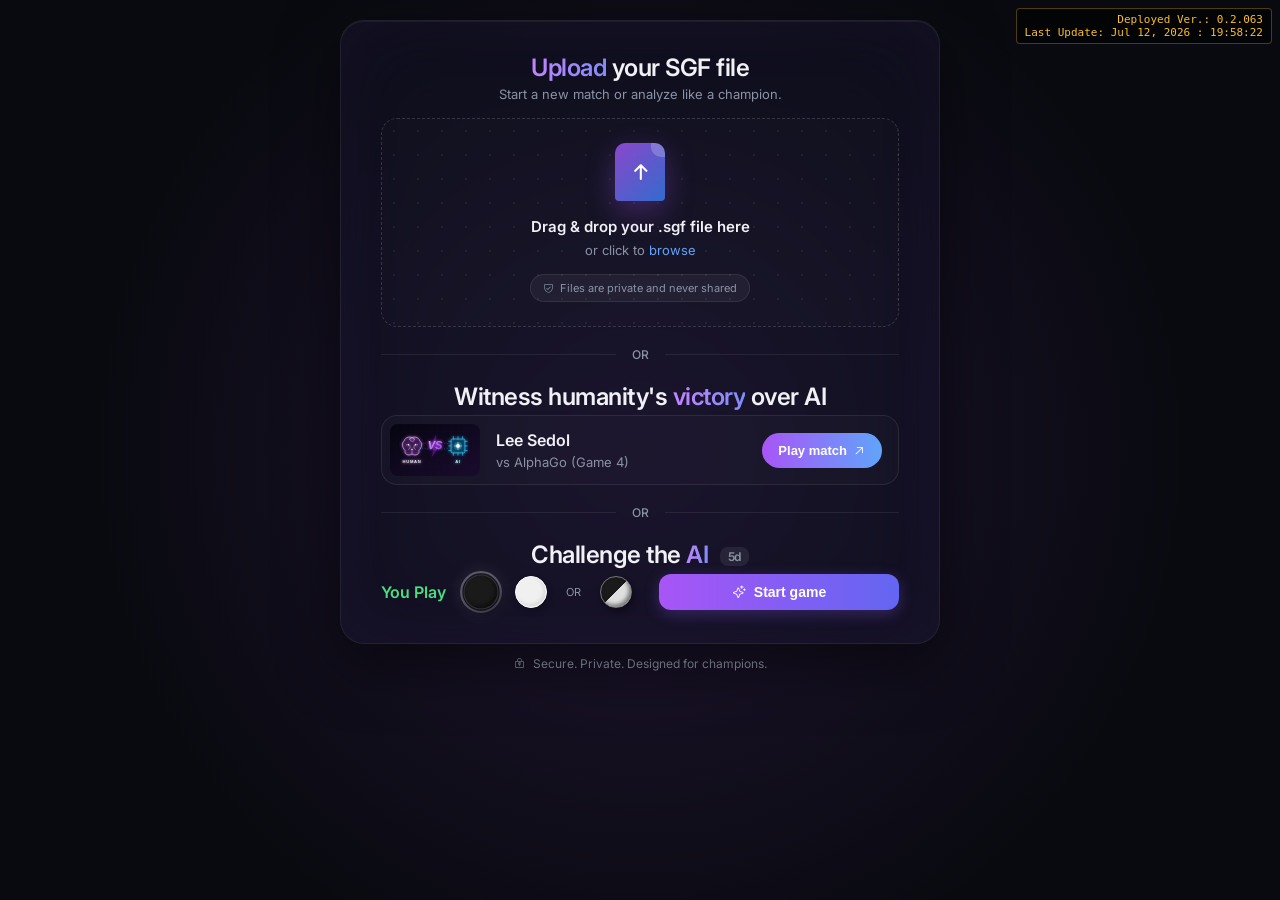
<file: index.html>
<!DOCTYPE html>
<html lang="en">
<head>
  <meta charset="UTF-8">
  <meta name="viewport" content="width=device-width, initial-scale=1.0">
  <title>3D Go - Play vs AI</title>
  <link rel="icon" type="image/svg+xml" href="favicon.svg">
  <link rel="apple-touch-icon" href="PWA-icon-192.png">
  <link rel="manifest" href="manifest.json">
  <meta name="theme-color" content="#0d1117">
  <link rel="stylesheet" href="landing.css?v=0.2.063">
  <link rel="stylesheet" href="libs/phosphor-regular.css">
</head>
<body>
<div id="version-stamp" style="position: fixed; top: 8px; right: 8px; text-align: right; color: #fbbf24; font-size: 11px; font-family: monospace; z-index: 99999; background: rgba(0,0,0,0.6); padding: 4px 8px; border-radius: 4px; pointer-events: none; border: 1px solid rgba(251,191,36,0.3);">
  Deployed Ver.: 0.2.063<br>
  Last Update: Jul 12, 2026 : 19:58:22
</div>

<div class="landing-page">
  <main class="vertical-layout">
    
    <!-- Big glowing container card -->
    <div class="glass-container" style="position: relative;">
      <!-- Remove old relative version stamp -->
      
      <!-- STEP 1 -->
      <div class="step-section">
        <h2><span class="text-purple">Upload</span> your SGF file</h2>
        <p class="subtitle">Start a new match or analyze like a champion.</p>
        
        <div class="upload-dashed-box" id="drop-zone" onclick="document.getElementById('file-input').click()">
          <div class="upload-icon-glow">
            <i class="ph ph-arrow-up" style="font-weight: 700;"></i>
          </div>
          <h3>Drag & drop your .sgf file here</h3>
          <p>or click to <span class="text-blue">browse</span></p>
          
          <div class="privacy-badge">
            <i class="ph ph-shield-check"></i> Files are private and never shared
          </div>
        </div>
        <input type="file" id="file-input" style="display:none" accept=".sgf, .SGF">
      </div>
      
      <div class="separator">
        <span>OR</span>
      </div>
      
      <!-- STEP 2 -->
      <div class="step-section">
        <h2>Witness humanity's <span class="text-purple">victory</span> over AI</h2>
        
        <div class="legendary-card" onclick="playSample()">
          <div class="vs-img-wrapper">
            <img src="human_vs_ai.svg" alt="Human VS AI Match">
          </div>
          <div class="match-info">
            <h3>Lee Sedol</h3>
            <p>vs AlphaGo (Game 4)</p>
          </div>
          <button class="play-btn">Play match <i class="ph ph-arrow-up-right"></i></button>
        </div>
      </div>
      
      <div class="separator">
        <span>OR</span>
      </div>
      
      <!-- STEP 3 -->
      <div class="step-section" style="margin-bottom: 0;">
        <h2>Challenge the <span class="text-purple">AI</span> <span class="rank-badge">5d</span></h2>
        
        <div class="ai-controls-row">
          <div class="you-play-label">You Play</div>
          <button class="stone-btn active" id="btn-black" onclick="selectAIColor('B')" title="You play Black">
            <div class="stone black"></div>
          </button>
          <button class="stone-btn" id="btn-white" onclick="selectAIColor('W')" title="You play White">
            <div class="stone white"></div>
          </button>
          <div class="or-label">OR</div>
          <button class="stone-btn" id="btn-random" onclick="selectAIColor('R')" title="Random Color">
            <div class="stone random-animated"></div>
          </button>
          <button class="start-btn" onclick="startAI()" style="margin-left: 12px;">
            <i class="ph ph-sparkle"></i> Start game
          </button>
        </div>
      </div>
      
    </div>
    
    <div class="footer-badge">
      <i class="ph ph-lock-key"></i> Secure. Private. Designed for champions.
    </div>

  </main>
</div>
  
  <script>
    function selectAIColor(color) {
      document.getElementById('btn-black').classList.remove('active');
      document.getElementById('btn-white').classList.remove('active');
      document.getElementById('btn-random').classList.remove('active');
      
      if (color === 'B') {
        document.getElementById('btn-black').classList.add('active');
      } else if (color === 'W') {
        document.getElementById('btn-white').classList.add('active');
      } else {
        document.getElementById('btn-random').classList.add('active');
      }
    }

    function startAI() {
      let aiColor = 'W'; // If user plays Black, AI plays White
      if (document.getElementById('btn-white').classList.contains('active')) aiColor = 'B';
      if (document.getElementById('btn-random').classList.contains('active')) {
         aiColor = Math.random() > 0.5 ? 'B' : 'W';
      }
      window.location.href = `main.html?action=play_ai&color=${aiColor}&v=0.2.063`;
    }

    const urlParams = new URLSearchParams(window.location.search);
    const color = urlParams.get('color');
    const isAiPlay = urlParams.get('action');
    if (isAiPlay == 'play_ai') {
      if (color) {
        window.location.href = 'main.html?action=play_ai&color=' + color + '&v=0.2.063';
      }
    } 

    function playSample() {
      window.location.href = `main.html?action=sample&v=0.2.063`;
    }

    document.getElementById('file-input').addEventListener('change', function(e) {
      const file = e.target.files[0];
      function loadPastedSgf() {
        const data = document.getElementById('sgf-textarea').value.trim();
        if (!data) return;
        sessionStorage.setItem('pastedSgf', data);
        window.location.href = 'main.html?action=paste&v=0.2.063';
      }
      if (!file) return;
      const reader = new FileReader();
      reader.onload = function(e) {
        sessionStorage.setItem('uploaded_sgf', e.target.result);
          window.location.href = 'main.html?action=upload&v=0.2.063';
      };
      reader.readAsText(file);
    });

    if ('serviceWorker' in navigator) {
      window.addEventListener('load', () => {
        navigator.serviceWorker.register('sw.js').then(registration => {
          console.log('SW registered: ', registration);
        }).catch(registrationError => {
          console.log('SW registration failed: ', registrationError);
        });
      });
    }

    const dropZone = document.getElementById('drop-zone');
    dropZone.addEventListener('dragover', (e) => {
      e.preventDefault();
      dropZone.style.borderColor = '#9d4edd';
    });
    dropZone.addEventListener('dragleave', (e) => {
      e.preventDefault();
      dropZone.style.borderColor = 'rgba(255, 255, 255, 0.15)';
    });
    dropZone.addEventListener('drop', (e) => {
      e.preventDefault();
      dropZone.style.borderColor = 'rgba(255, 255, 255, 0.15)';
      if (e.dataTransfer.files.length) {
        document.getElementById('file-input').files = e.dataTransfer.files;
        document.getElementById('file-input').dispatchEvent(new Event('change'));
      }
    });
  </script>
</body>
</html>
</file>
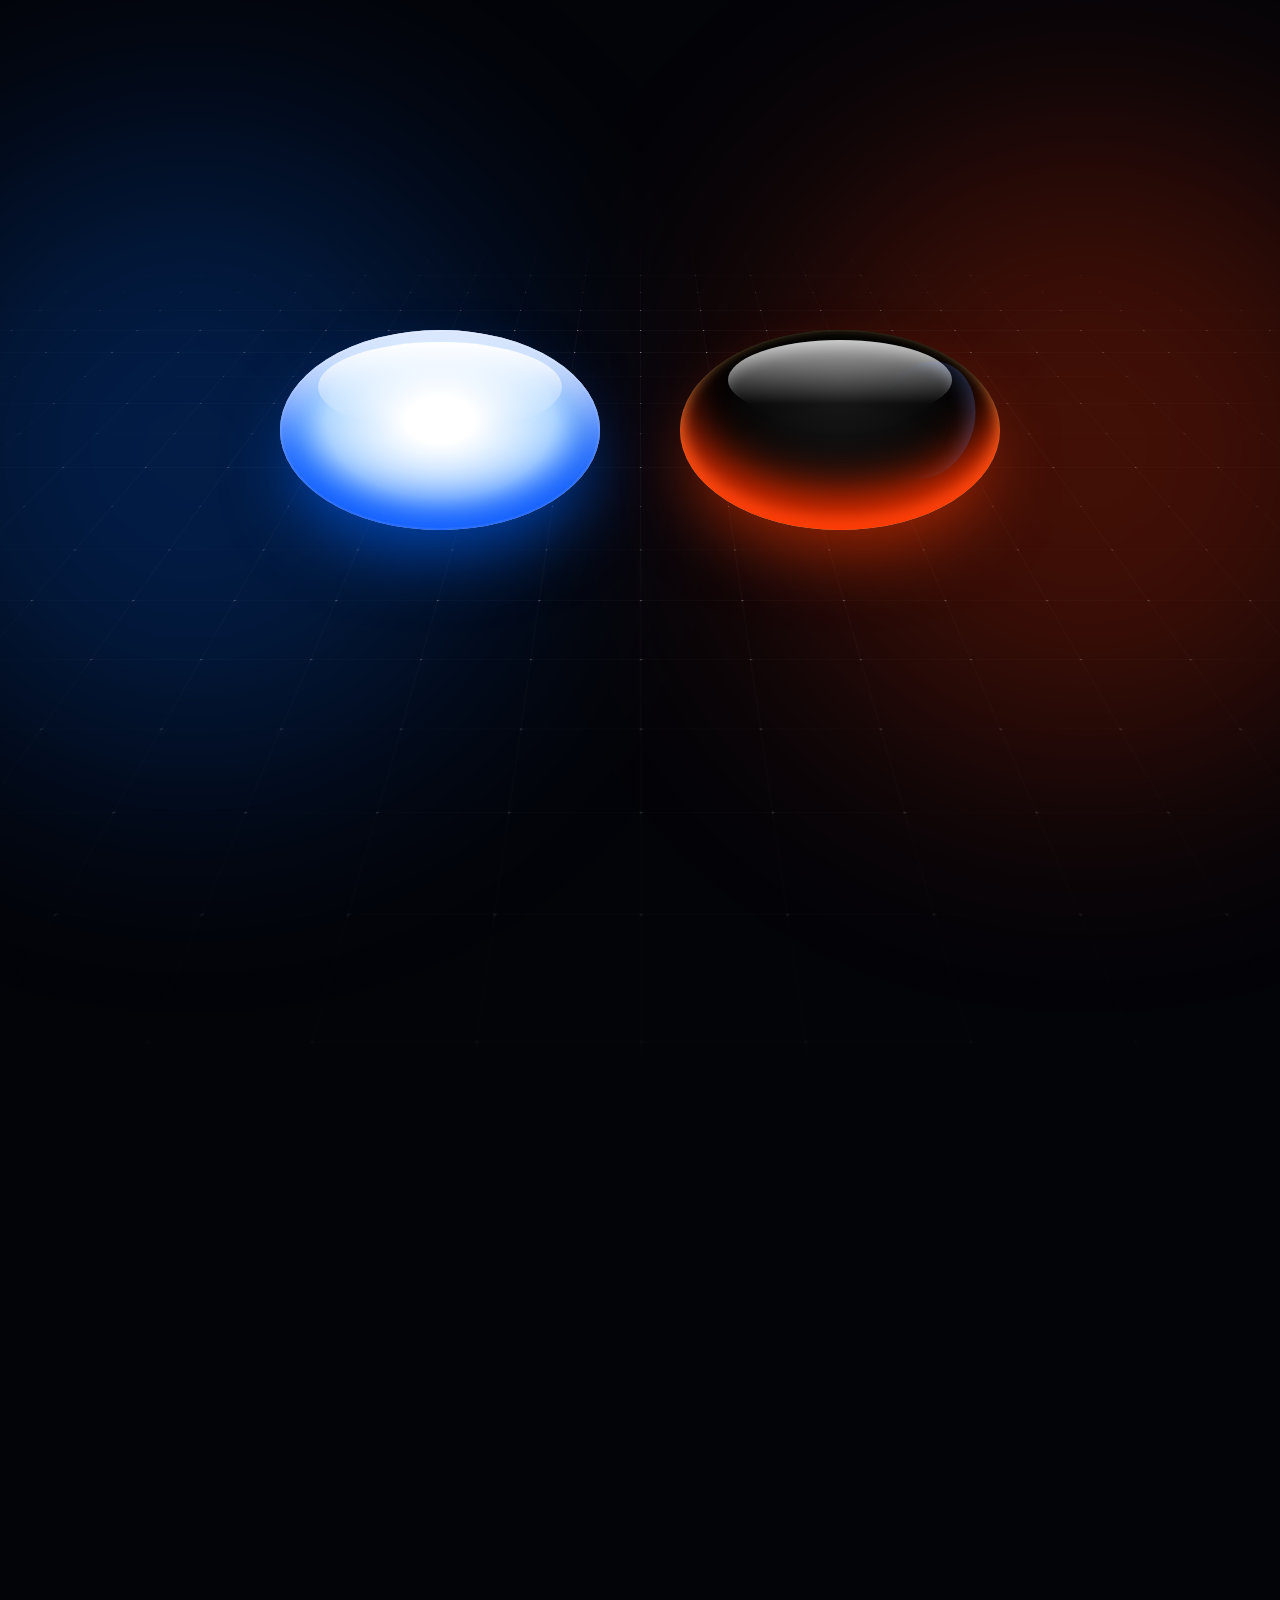
<file: demo/dummy-stones/index.html>
<!DOCTYPE html>
<html lang="en">
<head>
    <meta charset="UTF-8">
    <meta name="viewport" content="width=device-width, initial-scale=1.0">
    <title>Luminous Glass Interface</title>
    <link rel="stylesheet" href="styles.css">
</head>
<body>
    <main class="dashboard">
        <!-- Ambient background glows to colorize the environment -->
        <div class="dashboard__ambient dashboard__ambient--primary"></div>
        <div class="dashboard__ambient dashboard__ambient--secondary"></div>

        <!-- 3D Perspective Grid -->
        <div class="dashboard__grid"></div>

        <!-- Interactive Elements -->
        <section class="dashboard__controls">
            <button class="lens-btn lens-btn--primary" aria-label="Activate Primary System">
                <span class="lens-btn__reflection"></span>
            </button>
            <button class="lens-btn lens-btn--secondary" aria-label="Activate Secondary System">
                <span class="lens-btn__reflection"></span>
            </button>
        </section>
    </main>
</body>
</html>
</file>
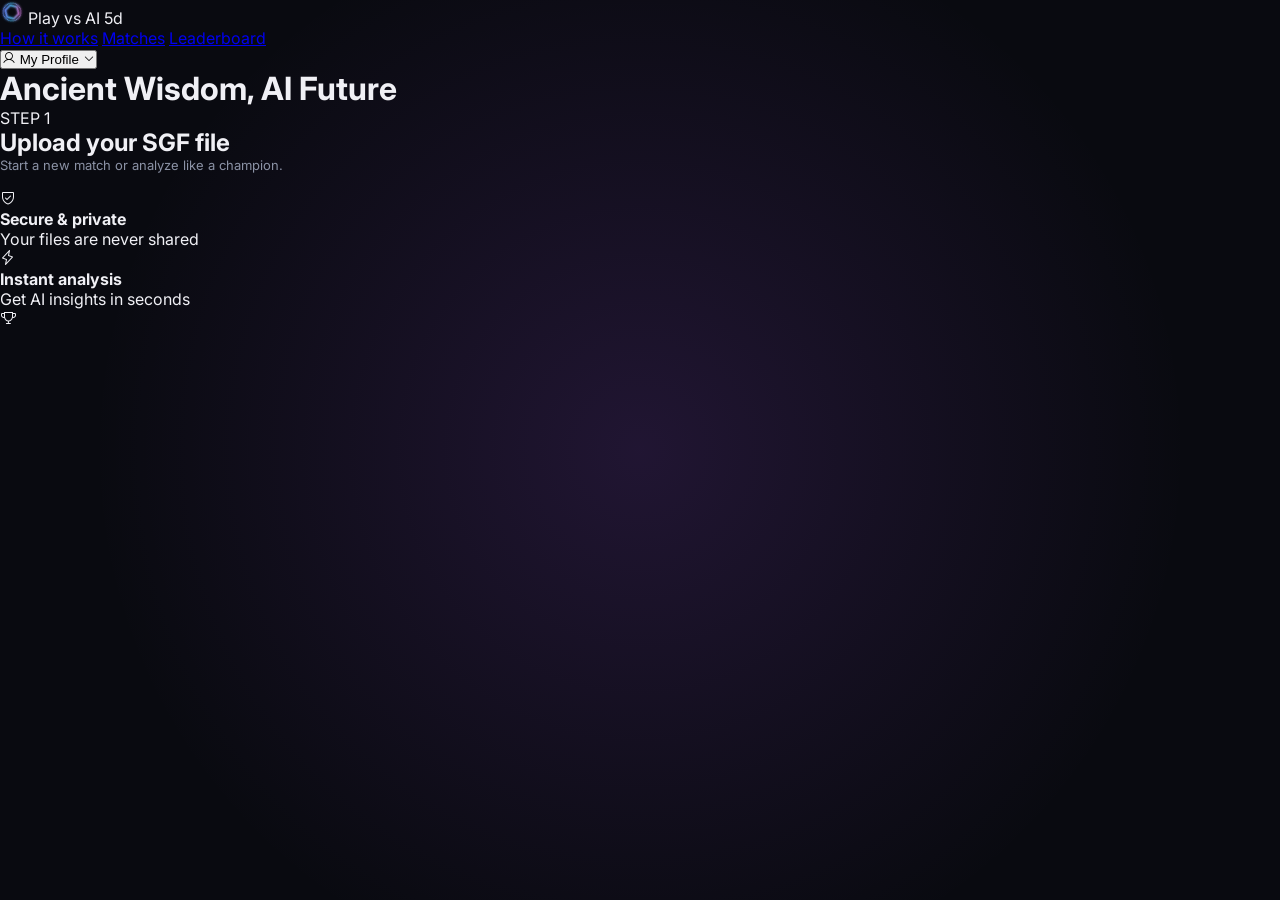
<file: index_purple.html>
<!DOCTYPE html>
<html lang="en">
<head>
  <meta charset="UTF-8">
  <meta name="viewport" content="width=device-width, initial-scale=1.0">
  <title>3D Go - Ancient Wisdom, AI Future</title>
  <link rel="icon" type="image/svg+xml" href="favicon.svg">
  <link rel="stylesheet" href="landing.css">
  <link rel="stylesheet" href="libs/phosphor-regular.css">
</head>
<body>
  
  <header>
    <div class="logo">
      <img src="favicon.svg" alt="3D Go" width="24" height="24">
      Play vs AI <span class="logo-badge">5d</span>
    </div>
    
    <nav class="main-nav">
      <a href="#">How it works</a>
      <a href="#">Matches</a>
      <a href="#">Leaderboard</a>
    </nav>
    
    <button class="profile-btn">
      <i class="ph ph-user"></i> My Profile <i class="ph ph-caret-down" style="font-size:12px"></i>
    </button>
  </header>

  <main>
    <h1 class="hero-title">Ancient Wisdom, AI Future</h1>
    
    <div class="panels-grid">
      <!-- Upload Panel -->
      <div class="panel upload-panel">
        <div style="flex: 1">
          <span class="step-badge">STEP 1</span>
          <h2>Upload your SGF file</h2>
          <p class="subtitle">Start a new match or analyze like a champion.</p>
          
          <div class="features-list">
            <div class="feature-item">
              <i class="ph ph-shield-check feature-icon"></i>
              <div class="feature-text">
                <h4>Secure & private</h4>
                <p>Your files are never shared</p>
              </div>
            </div>
            <div class="feature-item">
              <i class="ph ph-lightning feature-icon"></i>
              <div class="feature-text">
                <h4>Instant analysis</h4>
                <p>Get AI insights in seconds</p>
              </div>
            </div>
            <div class="feature-item">
              <i class="ph ph-trophy feature-icon"></i>
            
<truncated 6318 bytes>
</file>
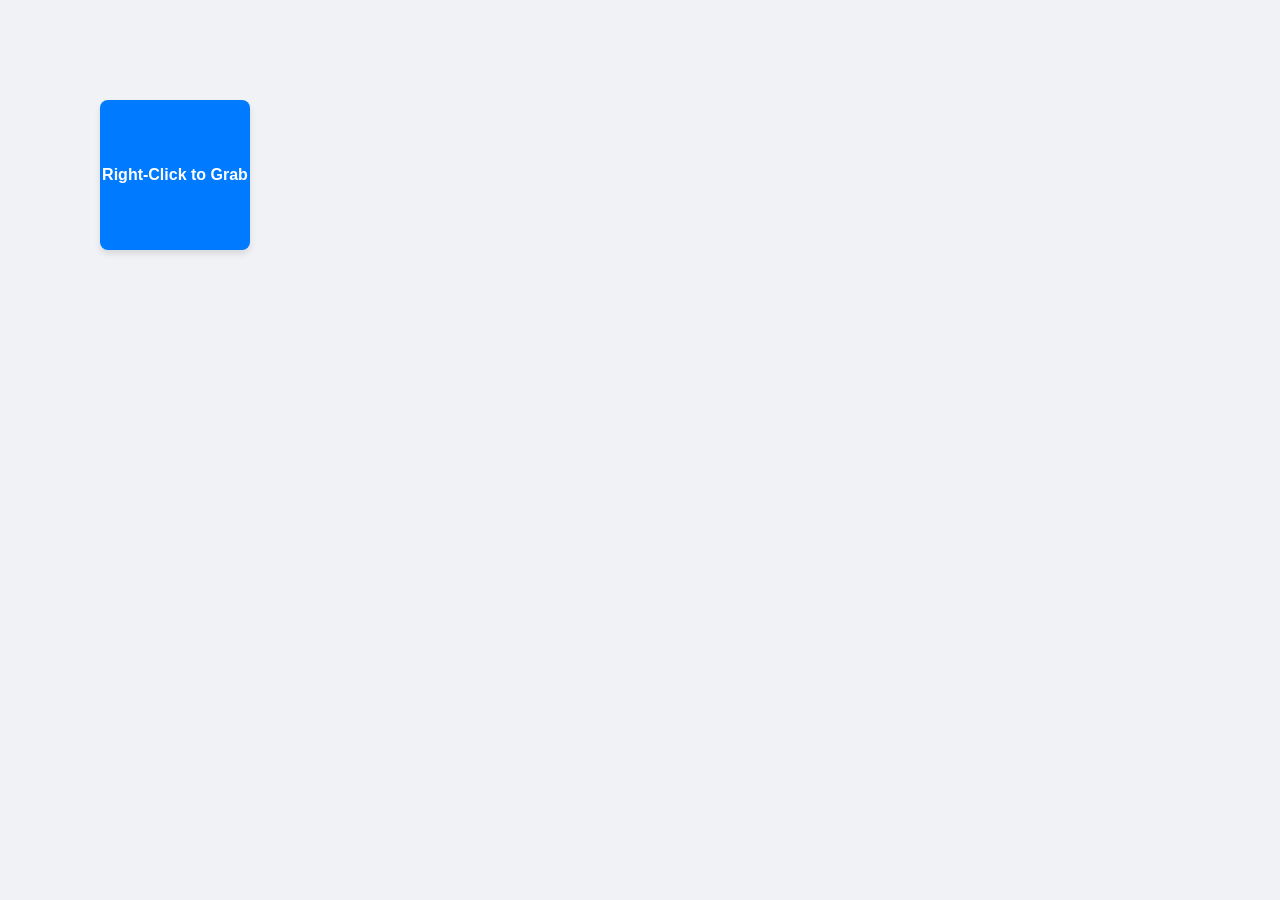
<file: demo/right-click-move-obj.html>
<!DOCTYPE html>
<html lang="en">
<head>
    <meta charset="UTF-8">
    <meta name="viewport" content="width=device-width, initial-scale=1.0">
    <title>Clean Grab and Drop</title>
    <style>
        body {
            font-family: sans-serif;
            background-color: #f0f2f5;
            margin: 0;
            height: 100vh;
            overflow: hidden;
            position: relative;
            /* Blocks text highlight on the background page */
            user-select: none;
            -webkit-user-select: none;
        }

        #drag-box {
            width: 150px;
            height: 150px;
            background-color: #007bff;
            color: white;
            display: flex;
            justify-content: center;
            align-items: center;
            text-align: center;
            font-weight: bold;
            border-radius: 8px;
            position: absolute;
            box-shadow: 0 4px 6px rgba(0,0,0,0.1);
            cursor: move;
            transition: background-color 0.1s;

            /* ABSOLUTE LOCKOUT: Makes text selection or options impossible */
            user-select: none;
            -webkit-user-select: none;
            -moz-user-select: none;
            -ms-user-select: none;
            user-drag: none;
            -webkit-user-drag: none;
        }

        #drag-box.dragging {
            background-color: #28a745;
            box-shadow: 0 8px 16px rgba(0,0,0,0.2);
        }

        #context-menu {
            display: none;
            position: absolute;
            background: white;
            border: 1px solid #ccc;
            box-shadow: 2px 2px 5px rgba(0,0,0,0.2);
            border-radius: 4px;
            padding: 5px 0;
            z-index: 1000;
        }

        .menu-item {
            padding: 8px 20px;
            cursor: pointer;
            font-size: 14px;
            user-select: none;
            -webkit-user-select: none;
        }

        .menu-item:hover {
            background-color: #007bff;
            color: white;
        }
    </style>
</head>
<body>

    <div id="drag-box">Right-Click to Grab</div>

    <div id="context-menu">
        <div class="menu-item" onclick="handleAction('Moved successfully!')">Move here</div>
        <div class="menu-item" onclick="handleAction('Copied successfully!')">Copy here</div>
        <div class="menu-item" onclick="cancelAction()">Cancel</div>
    </div>

    <script>
        const box = document.getElementById('drag-box');
        const menu = document.getElementById('context-menu');
        
        let isDragging = false;
        let startX = 0, startY = 0;
        let originalX = 100, originalY = 100; 
        let currentX = 100, currentY = 100;

        box.style.left = originalX + 'px';
        box.style.top = originalY + 'px';

        // Block all native system right-click menu commands
        window.addEventListener('contextmenu', (e) => {
            e.preventDefault();
            e.stopPropagation();
            return false;
        }, true);

        box.addEventListener('mousedown', (e) => {
            if (e.button === 2) { // 2 = Right-click
                e.preventDefault();
                e.stopPropagation();

                if (!isDragging) {
                    // 1. Grab element
                    isDragging = true;
                    box.classList.add('dragging');
                    box.innerText = "Right-Click to Drop";
                    menu.style.display = 'none'; 
                    
                    startX = e.clientX - box.offsetLeft;
                    startY = e.clientY - box.offsetTop;
                } else {
                    // 2. Drop element
                    isDragging = false;
                    box.classList.remove('dragging');
                    box.innerText = "Right-Click to Grab";

                    menu.style.left = e.clientX + 'px';
                    menu.style.top = e.clientY + 'px';
                    menu.style.display = 'block';
                }
            }
        });

        // Track box movement following the cursor coordinate channel
        window.addEventListener('mousemove', (e) => {
            if (!isDragging) return;

            currentX = e.clientX - startX;
            currentY = e.clientY - startY;

            box.style.left = currentX + 'px';
            box.style.top = currentY + 'px';
        });

        function handleAction(message) {
            alert(message);
            originalX = currentX;
            originalY = currentY;
            menu.style.display = 'none';
        }

        function cancelAction() {
            currentX = originalX;
            currentY = originalY;
            box.style.left = currentX + 'px';
            box.style.top = currentY + 'px';
            menu.style.display = 'none';
        }
    </script>
</body>
</html>
</file>
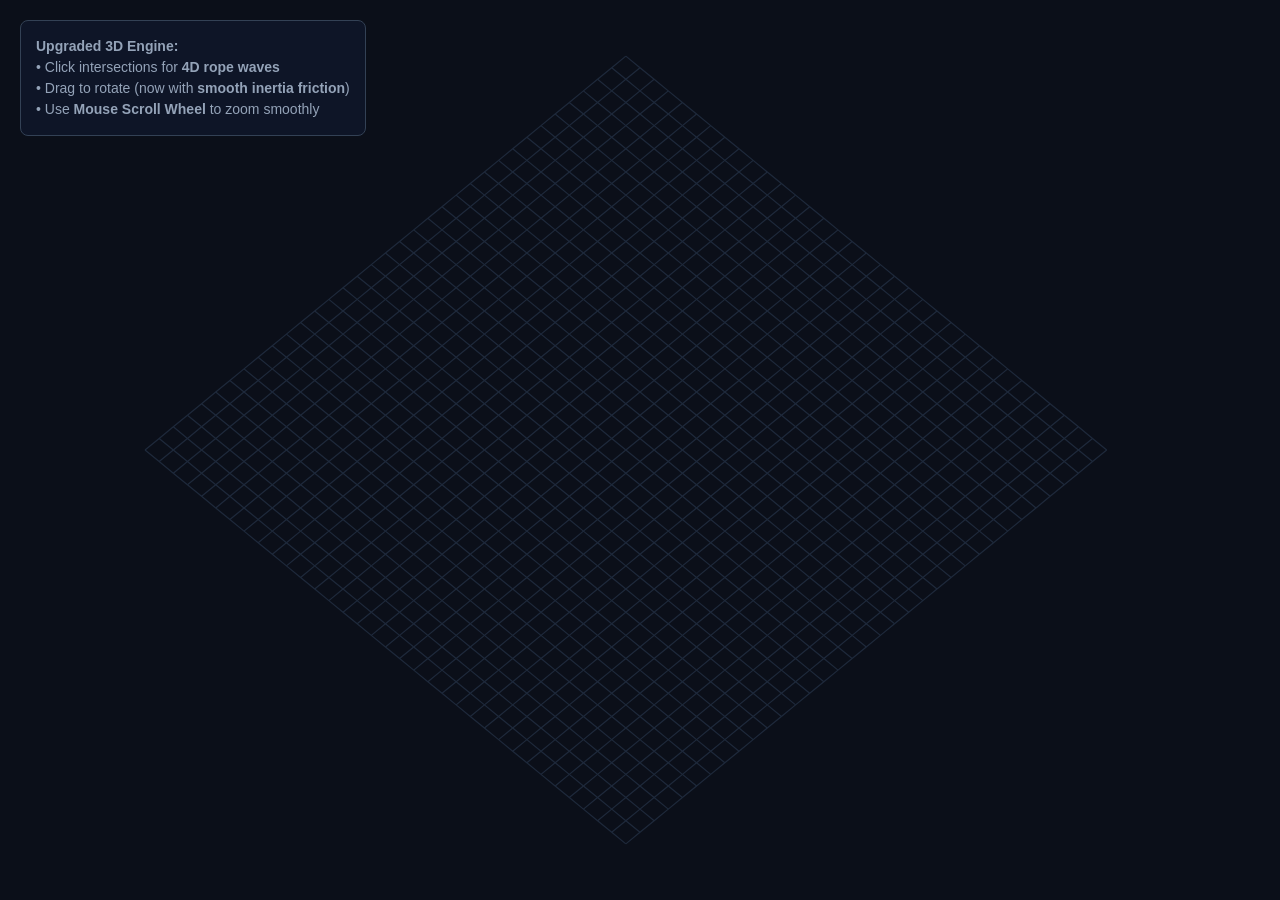
<file: demo/untitled.html>
<!DOCTYPE html>
<html lang="en">
<head>
    <meta charset="UTF-8">
    <meta name="viewport" content="width=device-width, initial-scale=1.0">
    <title>Smooth 3D Rope Wave Grid</title>
    <style>
        body, html {
            margin: 0;
            padding: 0;
            overflow: hidden;
            background-color: #0b0f19;
            font-family: sans-serif;
            color: #94a3b8;
            user-select: none;
        }
        canvas {
            display: block;
            cursor: grab;
            width: 100vw;
            height: 100vh;
        }
        canvas:active {
            cursor: grabbing;
        }
        #info {
            position: absolute;
            top: 20px;
            left: 20px;
            background: rgba(15, 23, 42, 0.85);
            padding: 15px;
            border-radius: 8px;
            border: 1px solid #334155;
            pointer-events: none;
            font-size: 14px;
            line-height: 1.5;
            z-index: 10;
        }
    </style>
</head>
<body>

<div id="info">
    <strong>Upgraded 3D Engine:</strong><br>
    • Click intersections for <b>4D rope waves</b><br>
    • Drag to rotate (now with <b>smooth inertia friction</b>)<br>
    • Use <b>Mouse Scroll Wheel</b> to zoom smoothly
</div>

<canvas id="ropeCanvas"></canvas>

<script>
const canvas = document.getElementById('ropeCanvas');
const ctx = canvas.getContext('2d');

// --- 1. Grid Specifications ---
const COLS = 35; 
const ROWS = 35;
const SPACING = 20; 
let activeWaves = [];

// --- 2. Smooth Interaction Camera State ---
let angleX = 55 * Math.PI / 180;   // Target pitch orientation
let angleZ = -45 * Math.PI / 180;  // Target yaw rotation
let currentAngleX = angleX;         // Interpolated rendering positions
let currentAngleZ = angleZ;
let zoom = 1.0;                     // Target viewport zoom level
let currentZoom = zoom;             // Interpolated zoom position

let isDragging = false;
let startX, startY;
let totalDragDistance = 0;

function resize() {
    // Sharp high-DPI retina display support handling
    const dpr = window.devicePixelRatio || 1;
    canvas.width = window.innerWidth * dpr;
    canvas.height = window.innerHeight * dpr;
    ctx.scale(dpr, dpr);
}
window.addEventListener('resize', resize);
resize();

// --- 3. 3D Geometric Projections with Zoom Scaling ---
function project(gridX, gridY, h) {
    const cx = (gridX - COLS / 2) * SPACING;
    const cy = (gridY - ROWS / 2) * SPACING;

    // Evaluate rotations with smoothed inertial angle configurations
    const rx = cx * Math.cos(currentAngleZ) - cy * Math.sin(currentAngleZ);
    const ry = cx * Math.sin(currentAngleZ) + cy * Math.cos(currentAngleZ);

    // Apply explicit physical perspective zoom factor scale adjustments
    const screenX = (rx * currentZoom) + (window.innerWidth / 2);
    const screenY = ((ry * Math.sin(currentAngleX) - h * Math.cos(currentAngleX)) * currentZoom) + (window.innerHeight / 2);

    return { x: screenX, y: screenY };
}

// --- 4. Responsive Event Listeners ---
window.addEventListener('mousedown', (e) => {
    isDragging = true;
    totalDragDistance = 0;
    startX = e.clientX;
    startY = e.clientY;
});

window.addEventListener('mousemove', (e) => {
    if (!isDragging) return;
    
    const dx = e.clientX - startX;
    const dy = e.clientY - startY;
    totalDragDistance += Math.sqrt(dx * dx + dy * dy);
    
    // Shift target coordinates smoothly
    angleZ += dx * 0.005;
    angleX = Math.max(0.1, Math.min(Math.PI / 2 - 0.05, angleX - dy * 0.005));
    
    startX = e.clientX;
    startY = e.clientY;
});

window.addEventListener('mouseup', (e) => {
    isDragging = false;
    
    // If the cursor shifted more than 5px, assume the user was spinning the 3D plane
    if (totalDragDistance > 5) return; 

    // Find clicked intersection matching matrix coordinates
    let closestGridX = -1;
    let closestGridY = -1;
    let minDist = Infinity;

    for (let x = 0; x < COLS; x++) {
        for (let y = 0; y < ROWS; y++) {
            const pt = project(x, y, 0); 
            const dx = e.clientX - pt.x;
            const dy = e.clientY - pt.y;
            const d = dx * dx + dy * dy;
            
            if (d < minDist) {
                minDist = d;
                closestGridX = x;
                closestGridY = y;
            }
        }
    }

    // Trigger wave packet
    if (minDist < 1200) {
        activeWaves.push({
            originX: closestGridX,
            originY: closestGridY,
            distance: 0,
            maxDistance: Math.max(COLS, ROWS), 
            speed: 0.5,
            amplitude: 50,
            wavelength: 7,
            decay: 0.96
        });
    }
});

// Dynamic Scroll Wheel Zoom Action Handler
window.addEventListener('wheel', (e) => {
    e.preventDefault(); // Stop standard default page text scrolls
    // Increments exponentially for uniform scaling feel
    if (e.deltaY < 0) {
        zoom = Math.min(2.5, zoom * 1.1);
    } else {
        zoom = Math.max(0.3, zoom / 1.1);
    }
}, { passive: false });

// --- 5. Frame Math Rendering Loops ---
function animate() {
    // Smooth Interpolation Math (Inertial Damping Engine)
    // Lerp (Linear Interpolation) gives heavy cinematic slide sensations to cursor actions
    currentAngleX += (angleX - currentAngleX) * 0.12;
    currentAngleZ += (angleZ - currentAngleZ) * 0.12;
    currentZoom += (zoom - currentZoom) * 0.12;

    // Progress active wave positions
    for (let i = activeWaves.length - 1; i >= 0; i--) {
        const wave = activeWaves[i];
        wave.distance += wave.speed;
        wave.amplitude *= wave.decay;

        if (wave.amplitude < 0.1 || wave.distance > wave.maxDistance + wave.wavelength) {
            activeWaves.splice(i, 1);
        }
    }

    // Clear Frame Screen Canvas
    ctx.fillStyle = '#0b0f19';
    ctx.fillRect(0, 0, window.innerWidth, window.innerHeight);

    // Build the heights layout structure
    const heightMap = Array(COLS).fill(0).map(() => Array(ROWS).fill(0));

    for (let x = 0; x < COLS; x++) {
        for (let y = 0; y < ROWS; y++) {
            let totalHeight = 0;

            activeWaves.forEach(wave => {
                if (x === wave.originX || y === wave.originY) {
                    const distFromOrigin = Math.abs(x - wave.originX) + Math.abs(y - wave.originY);
                    const waveFront = wave.distance;
                    const waveTail = waveFront - wave.wavelength;

                    if (distFromOrigin <= waveFront && distFromOrigin >= waveTail) {
                        const progress = (distFromOrigin - waveTail) / wave.wavelength;
                        const envelope = Math.sin(progress * Math.PI);
                        const sineWave = Math.sin((distFromOrigin - waveFront) * (Math.PI * 2 / wave.wavelength));
                        
                        totalHeight += sineWave * wave.amplitude * envelope;
                    }
                }
            });

            heightMap[x][y] = totalHeight;
        }
    }

    ctx.lineWidth = 1.2;

    // Draw grid vectors (Columns)
    for (let x = 0; x < COLS; x++) {
        ctx.beginPath();
        for (let y = 0; y < ROWS; y++) {
            const pt = project(x, y, heightMap[x][y]);
            if (y === 0) ctx.moveTo(pt.x, pt.y);
            else ctx.lineTo(pt.x, pt.y);
        }
        ctx.strokeStyle = '#1e293b';
        ctx.stroke();
    }

    // Draw grid vectors (Rows)
    for (let y = 0; y < ROWS; y++) {
        ctx.beginPath();
        for (let x = 0; x < COLS; x++) {
            const pt = project(x, y, heightMap[x][y]);
            if (x === 0) ctx.moveTo(pt.x, pt.y);
            else ctx.lineTo(pt.x, pt.y);
        }
        ctx.strokeStyle = '#1e293b';
        ctx.stroke();
    }

    // Paint active traveling glowing waves components
    for (let x = 0; x < COLS; x++) {
        for (let y = 0; y < ROWS; y++) {
            const h = heightMap[x][y];
            if (Math.abs(h) > 0.4) {
                const pt = project(x, y, h);
                ctx.fillStyle = `rgba(0, 229, 255, ${Math.min(1, Math.abs(h) / 8)})`;
                ctx.beginPath();
                ctx.arc(pt.x, pt.y, 2 * currentZoom, 0, Math.PI * 2);
                ctx.fill();
            }
        }
    }

    requestAnimationFrame(animate);
}

// Initial kickoff invocation
animate();
</script>

</body>
</html>
</file>
<file: landing.css>
@import url('https://fonts.googleapis.com/css2?family=Inter:wght@300;400;500;600;700&display=swap');

:root {
  --bg-dark: #090a10;
  --panel-bg: rgba(18, 22, 38, 0.4);
  --panel-border: rgba(255, 255, 255, 0.08);
  --text-main: #f0f0f5;
  --text-muted: #8b92a5;
  --accent-purple: #a855f7;
  --accent-blue: #3b82f6;
}

* {
  box-sizing: border-box;
  margin: 0;
  padding: 0;
}

body {
  background-color: var(--bg-dark);
  color: var(--text-main);
  font-family: 'Inter', -apple-system, sans-serif;
  min-height: 100vh;
  overflow-x: hidden;
  overflow-y: auto;
  display: flex;
  flex-direction: column;
  background-image: radial-gradient(circle at center, rgba(168, 85, 247, 0.15) 0%, transparent 70%);
  -webkit-font-smoothing: antialiased;
}

.vertical-layout {
  display: flex;
  flex-direction: column;
  align-items: center;
  width: 100%;
  padding: 20px;
  margin: auto 0;
}

.glass-container {
  width: 100%;
  max-width: 600px;
  background: var(--panel-bg);
  border: 1px solid var(--panel-border);
  border-radius: 24px;
  padding: 32px 40px;
  backdrop-filter: blur(40px);
  box-shadow: 
    0 20px 60px rgba(0, 0, 0, 0.5),
    inset 0 1px 0 rgba(255, 255, 255, 0.05),
    inset 0 0 80px rgba(168, 85, 247, 0.05);
  display: flex;
  flex-direction: column;
  gap: 20px;
}

.step-section {
  display: flex;
  flex-direction: column;
  align-items: center;
  text-align: center;
}

.step-section h2 {
  font-size: 24px;
  font-weight: 600;
  margin-bottom: 4px;
  letter-spacing: -0.5px;
}

.text-purple {
  background: linear-gradient(90deg, #c084fc, #818cf8);
  -webkit-background-clip: text;
  -webkit-text-fill-color: transparent;
}

.text-blue {
  color: #60a5fa;
}

.subtitle {
  color: var(--text-muted);
  font-size: 13px;
  margin-bottom: 16px;
}

.upload-dashed-box {
  width: 100%;
  border: 1px dashed rgba(255, 255, 255, 0.15);
  border-radius: 16px;
  padding: 24px 20px;
  display: flex;
  flex-direction: column;
  align-items: center;
  background-color: rgba(255,255,255,0.01);
  background-image: radial-gradient(rgba(255,255,255,0.06) 1px, transparent 1px);
  background-size: 24px 24px;
  cursor: pointer;
  transition: all 0.2s;
}

.upload-dashed-box:hover {
  border-color: rgba(168, 85, 247, 0.4);
  background-color: rgba(168, 85, 247, 0.03);
}

.upload-icon-glow {
  width: 50px;
  height: 58px;
  background: linear-gradient(135deg, rgba(168, 85, 247, 0.8), rgba(59, 130, 246, 0.8));
  border-radius: 10px 10px 4px 4px;
  display: flex;
  align-items: center;
  justify-content: center;
  font-size: 20px;
  color: white;
  margin-bottom: 16px;
  box-shadow: 0 10px 30px rgba(168, 85, 247, 0.3);
  position: relative;
}
.upload-icon-glow::after {
  content: '';
  position: absolute;
  top: 0; right: 0;
  width: 14px; height: 14px;
  background: rgba(255,255,255,0.2);
  border-radius: 0 10px 0 10px;
}

.upload-dashed-box h3 {
  font-size: 15px;
  font-weight: 600;
  margin-bottom: 6px;
}

.upload-dashed-box p {
  font-size: 13px;
  color: var(--text-muted);
  margin-bottom: 16px;
}

.privacy-badge {
  background: rgba(255, 255, 255, 0.05);
  border: 1px solid rgba(255, 255, 255, 0.08);
  padding: 6px 12px;
  border-radius: 20px;
  font-size: 11px;
  color: var(--text-muted);
  display: flex;
  align-items: center;
  gap: 6px;
}

.separator {
  display: flex;
  align-items: center;
  text-align: center;
  color: var(--text-muted);
  font-size: 12px;
  font-weight: 500;
  width: 100%;
}

.separator::before,
.separator::after {
  content: '';
  flex: 1;
  border-bottom: 1px solid rgba(255, 255, 255, 0.08);
}

.separator::before {
  margin-right: 16px;
}
.separator::after {
  margin-left: 16px;
}

.legendary-card {
  width: 100%;
  display: flex;
  align-items: center;
  background: rgba(255, 255, 255, 0.02);
  border: 1px solid rgba(255, 255, 255, 0.08);
  border-radius: 16px;
  padding: 8px 16px 8px 8px;
  gap: 16px;
  cursor: pointer;
  transition: all 0.2s;
}

.legendary-card:hover {
  background: rgba(255, 255, 255, 0.05);
  border-color: rgba(255, 255, 255, 0.15);
}

.vs-img-wrapper {
  width: 90px;
  height: 52px;
  border-radius: 8px;
  overflow: hidden;
  flex-shrink: 0;
}

.vs-img-wrapper img {
  width: 100%;
  height: 100%;
  object-fit: cover;
}

.match-info {
  flex: 1;
  text-align: left;
}

.match-info h3 {
  font-size: 16px;
  font-weight: 600;
  margin-bottom: 4px;
}

.match-info p {
  font-size: 13px;
  color: var(--text-muted);
}

.play-btn {
  background: linear-gradient(90deg, #a855f7, #60a5fa);
  border: none;
  color: white;
  padding: 10px 16px;
  border-radius: 20px;
  font-weight: 600;
  font-size: 13px;
  cursor: pointer;
  display: flex;
  align-items: center;
  gap: 6px;
  transition: transform 0.2s;
}
.play-btn:hover {
  transform: translateY(-1px);
}

.rank-badge {
  background: rgba(255, 255, 255, 0.08);
  color: var(--text-muted);
  font-size: 12px;
  padding: 2px 8px;
  border-radius: 8px;
  vertical-align: middle;
  margin-left: 6px;
}

.ai-controls-row {
  width: 100%;
  display: flex;
  align-items: center;
  gap: 12px;
}

.color-btn {
  flex: 1;
  display: flex;
  align-items: center;
  justify-content: center;
  gap: 10px;
  padding: 10px;
  background: rgba(255, 255, 255, 0.03);
  border: 1px solid rgba(255, 255, 255, 0.06);
  border-radius: 12px;
  color: var(--text-main);
  cursor: pointer;
  font-size: 14px;
  font-weight: 500;
  transition: all 0.2s;
}

.color-btn.active {
  background: rgba(255, 255, 255, 0.08);
  border-color: rgba(255, 255, 255, 0.15);
}

.you-play-label {
  color: #4ade80;
  font-weight: 600;
  font-size: 16px;
  margin-right: 4px;
}

.stone-btn {
  width: 38px;
  height: 38px;
  border-radius: 50%;
  cursor: pointer;
  display: flex;
  align-items: center;
  justify-content: center;
  transition: transform 0.2s, box-shadow 0.2s;
  background: transparent;
  padding: 0;
  border: 2px solid transparent;
}
.stone-btn.active {
  border-color: rgba(255,255,255,0.3);
  transform: scale(1.1);
  box-shadow: 0 0 15px rgba(255,255,255,0.1);
}
.stone-btn .stone {
  width: 32px;
  height: 32px;
}
.stone-btn .stone.random-animated {
  background: linear-gradient(135deg, #1a1a1a 50%, #e0e0e0 50%);
  border: 1px solid #777;
  animation: spinRandom 4s linear infinite;
}
@keyframes spinRandom {
  0% { transform: rotate(0deg); }
  100% { transform: rotate(360deg); }
}
.or-label {
  font-size: 11px;
  color: var(--text-muted);
  text-transform: uppercase;
  margin: 0 4px;
}

.stone {
  width: 16px;
  height: 16px;
  border-radius: 50%;
  box-shadow: inset -2px -2px 4px rgba(0,0,0,0.5), 2px 4px 6px rgba(0,0,0,0.4);
}
.stone.black {
  background: #1a1a1a;
  border: 1px solid #333;
}
.stone.white {
  background: #f0f0f0;
  border: 1px solid #fff;
  box-shadow: inset -2px -2px 4px rgba(0,0,0,0.1), 2px 4px 6px rgba(0,0,0,0.2);
}

.start-btn {
  flex: 1.2;
  background: linear-gradient(90deg, #a855f7, #6366f1);
  border: none;
  color: white;
  padding: 10px;
  border-radius: 12px;
  font-size: 14px;
  font-weight: 600;
  cursor: pointer;
  display: flex;
  align-items: center;
  justify-content: center;
  gap: 8px;
  box-shadow: 0 4px 15px rgba(139, 92, 246, 0.3);
  transition: transform 0.2s;
}
.start-btn:hover {
  transform: translateY(-1px);
}

.footer-badge {
  margin-top: 12px;
  display: flex;
  align-items: center;
  gap: 8px;
  font-size: 12px;
  color: var(--text-muted);
}

@media (max-width: 480px) {
  .glass-container {
    padding: 24px 20px;
  }
  
  #version-stamp {
    position: static !important;
    text-align: center !important;
    margin-bottom: -10px;
  }
  
  .legendary-card {
    flex-direction: column;
    text-align: center;
    padding: 16px;
    gap: 12px;
  }
  
  .vs-img-wrapper {
    margin: 0 auto;
    width: 120px;
    height: 70px;
  }
  
  .match-info {
    text-align: center;
  }
  
  .play-btn {
    width: 100%;
    justify-content: center;
    padding: 12px;
  }
  
  .ai-controls-row {
    flex-wrap: wrap;
  }
  
  .color-btn {
    flex: 1 1 40%;
  }
  
  .start-btn {
    flex: 1 1 100%;
    padding: 14px;
  }
}
</file>
<file: libs/phosphor-regular.css>
@font-face {
  font-family: "Phosphor";
  src: url("./Phosphor.woff2") format("woff2");
  font-weight: normal;
  font-style: normal;
  font-display: block;
}

.ph {
  /* use !important to prevent issues with browser extensions that change fonts */
  font-family: "Phosphor" !important;
  speak: never;
  font-style: normal;
  font-weight: normal;
  font-variant: normal;
  text-transform: none;
  line-height: 1;

  /* Enable Ligatures ================ */
  letter-spacing: 0;
  -webkit-font-feature-settings: "liga";
  -moz-font-feature-settings: "liga=1";
  -moz-font-feature-settings: "liga";
  -ms-font-feature-settings: "liga" 1;
  font-feature-settings: "liga";
  -webkit-font-variant-ligatures: discretionary-ligatures;
  font-variant-ligatures: discretionary-ligatures;

  /* Better Font Rendering =========== */
  -webkit-font-smoothing: antialiased;
  -moz-osx-font-smoothing: grayscale;
}

.ph.ph-acorn:before {
  content: "\eb9a";
}
.ph.ph-address-book:before {
  content: "\e6f8";
}
.ph.ph-address-book-tabs:before {
  content: "\ee4e";
}
.ph.ph-air-traffic-control:before {
  content: "\ecd8";
}
.ph.ph-airplane:before {
  content: "\e002";
}
.ph.ph-airplane-in-flight:before {
  content: "\e4fe";
}
.ph.ph-airplane-landing:before {
  content: "\e502";
}
.ph.ph-airplane-takeoff:before {
  content: "\e504";
}
.ph.ph-airplane-taxiing:before {
  content: "\e500";
}
.ph.ph-airplane-tilt:before {
  content: "\e5d6";
}
.ph.ph-airplay:before {
  content: "\e004";
}
.ph.ph-alarm:before {
  content: "\e006";
}
.ph.ph-alien:before {
  content: "\e8a6";
}
.ph.ph-align-bottom:before {
  content: "\e506";
}
.ph.ph-align-bottom-simple:before {
  content: "\eb0c";
}
.ph.ph-align-center-horizontal:before {
  content: "\e50a";
}
.ph.ph-align-center-horizontal-simple:before {
  content: "\eb0e";
}
.ph.ph-align-center-vertical:before {
  content: "\e50c";
}
.ph.ph-align-center-vertical-simple:before {
  content: "\eb10";
}
.ph.ph-align-left:before {
  content: "\e50e";
}
.ph.ph-align-left-simple:before {
  content: "\eaee";
}
.ph.ph-align-right:before {
  content: "\e510";
}
.ph.ph-align-right-simple:before {
  content: "\eb12";
}
.ph.ph-align-top:before {
  content: "\e512";
}
.ph.ph-align-top-simple:before {
  content: "\eb14";
}
.ph.ph-amazon-logo:before {
  content: "\e96c";
}
.ph.ph-ambulance:before {
  content: "\e572";
}
.ph.ph-anchor:before {
  content: "\e514";
}
.ph.ph-anchor-simple:before {
  content: "\e5d8";
}
.ph.ph-android-logo:before {
  content: "\e008";
}
.ph.ph-angle:before {
  content: "\e7bc";
}
.ph.ph-angular-logo:before {
  content: "\eb80";
}
.ph.ph-aperture:before {
  content: "\e00a";
}
.ph.ph-app-store-logo:before {
  content: "\e974";
}
.ph.ph-app-window:before {
  content: "\e5da";
}
.ph.ph-apple-logo:before {
  content: "\e516";
}
.ph.ph-apple-podcasts-logo:before {
  content: "\eb96";
}
.ph.ph-approximate-equals:before {
  content: "\edaa";
}
.ph.ph-archive:before {
  content: "\e00c";
}
.ph.ph-armchair:before {
  content: "\e012";
}
.ph.ph-arrow-arc-left:before {
  content: "\e014";
}
.ph.ph-arrow-arc-right:before {
  content: "\e016";
}
.ph.ph-arrow-bend-double-up-left:before {
  content: "\e03a";
}
.ph.ph-arrow-bend-double-up-right:before {
  content: "\e03c";
}
.ph.ph-arrow-bend-down-left:before {
  content: "\e018";
}
.ph.ph-arrow-bend-down-right:before {
  content: "\e01a";
}
.ph.ph-arrow-bend-left-down:before {
  content: "\e01c";
}
.ph.ph-arrow-bend-left-up:before {
  content: "\e01e";
}
.ph.ph-arrow-bend-right-down:before {
  content: "\e020";
}
.ph.ph-arrow-bend-right-up:before {
  content: "\e022";
}
.ph.ph-arrow-bend-up-left:before {
  content: "\e024";
}
.ph.ph-arrow-bend-up-right:before {
  content: "\e026";
}
.ph.ph-arrow-circle-down:before {
  content: "\e028";
}
.ph.ph-arrow-circle-down-left:before {
  content: "\e02a";
}
.ph.ph-arrow-circle-down-right:before {
  content: "\e02c";
}
.ph.ph-arrow-circle-left:before {
  content: "\e05a";
}
.ph.ph-arrow-circle-right:before {
  content: "\e02e";
}
.ph.ph-arrow-circle-up:before {
  content: "\e030";
}
.ph.ph-arrow-circle-up-left:before {
  content: "\e032";
}
.ph.ph-arrow-circle-up-right:before {
  content: "\e034";
}
.ph.ph-arrow-clockwise:before {
  content: "\e036";
}
.ph.ph-arrow-counter-clockwise:before {
  content: "\e038";
}
.ph.ph-arrow-down:before {
  content: "\e03e";
}
.ph.ph-arrow-down-left:before {
  content: "\e040";
}
.ph.ph-arrow-down-right:before {
  content: "\e042";
}
.ph.ph-arrow-elbow-down-left:before {
  content: "\e044";
}
.ph.ph-arrow-elbow-down-right:before {
  content: "\e046";
}
.ph.ph-arrow-elbow-left:before {
  content: "\e048";
}
.ph.ph-arrow-elbow-left-down:before {
  content: "\e04a";
}
.ph.ph-arrow-elbow-left-up:before {
  content: "\e04c";
}
.ph.ph-arrow-elbow-right:before {
  content: "\e04e";
}
.ph.ph-arrow-elbow-right-down:before {
  content: "\e050";
}
.ph.ph-arrow-elbow-right-up:before {
  content: "\e052";
}
.ph.ph-arrow-elbow-up-left:before {
  content: "\e054";
}
.ph.ph-arrow-elbow-up-right:before {
  content: "\e056";
}
.ph.ph-arrow-fat-down:before {
  content: "\e518";
}
.ph.ph-arrow-fat-left:before {
  content: "\e51a";
}
.ph.ph-arrow-fat-line-down:before {
  content: "\e51c";
}
.ph.ph-arrow-fat-line-left:before {
  content: "\e51e";
}
.ph.ph-arrow-fat-line-right:before {
  content: "\e520";
}
.ph.ph-arrow-fat-line-up:before {
  content: "\e522";
}
.ph.ph-arrow-fat-lines-down:before {
  content: "\e524";
}
.ph.ph-arrow-fat-lines-left:before {
  content: "\e526";
}
.ph.ph-arrow-fat-lines-right:before {
  content: "\e528";
}
.ph.ph-arrow-fat-lines-up:before {
  content: "\e52a";
}
.ph.ph-arrow-fat-right:before {
  content: "\e52c";
}
.ph.ph-arrow-fat-up:before {
  content: "\e52e";
}
.ph.ph-arrow-left:before {
  content: "\e058";
}
.ph.ph-arrow-line-down:before {
  content: "\e05c";
}
.ph.ph-arrow-line-down-left:before {
  content: "\e05e";
}
.ph.ph-arrow-line-down-right:before {
  content: "\e060";
}
.ph.ph-arrow-line-left:before {
  content: "\e062";
}
.ph.ph-arrow-line-right:before {
  content: "\e064";
}
.ph.ph-arrow-line-up:before {
  content: "\e066";
}
.ph.ph-arrow-line-up-left:before {
  content: "\e068";
}
.ph.ph-arrow-line-up-right:before {
  content: "\e06a";
}
.ph.ph-arrow-right:before {
  content: "\e06c";
}
.ph.ph-arrow-square-down:before {
  content: "\e06e";
}
.ph.ph-arrow-square-down-left:before {
  content: "\e070";
}
.ph.ph-arrow-square-down-right:before {
  content: "\e072";
}
.ph.ph-arrow-square-in:before {
  content: "\e5dc";
}
.ph.ph-arrow-square-left:before {
  content: "\e074";
}
.ph.ph-arrow-square-out:before {
  content: "\e5de";
}
.ph.ph-arrow-square-right:before {
  content: "\e076";
}
.ph.ph-arrow-square-up:before {
  content: "\e078";
}
.ph.ph-arrow-square-up-left:before {
  content: "\e07a";
}
.ph.ph-arrow-square-up-right:before {
  content: "\e07c";
}
.ph.ph-arrow-u-down-left:before {
  content: "\e07e";
}
.ph.ph-arrow-u-down-right:before {
  content: "\e080";
}
.ph.ph-arrow-u-left-down:before {
  content: "\e082";
}
.ph.ph-arrow-u-left-up:before {
  content: "\e084";
}
.ph.ph-arrow-u-right-down:before {
  content: "\e086";
}
.ph.ph-arrow-u-right-up:before {
  content: "\e088";
}
.ph.ph-arrow-u-up-left:before {
  content: "\e08a";
}
.ph.ph-arrow-u-up-right:before {
  content: "\e08c";
}
.ph.ph-arrow-up:before {
  content: "\e08e";
}
.ph.ph-arrow-up-left:before {
  content: "\e090";
}
.ph.ph-arrow-up-right:before {
  content: "\e092";
}
.ph.ph-arrows-clockwise:before {
  content: "\e094";
}
.ph.ph-arrows-counter-clockwise:before {
  content: "\e096";
}
.ph.ph-arrows-down-up:before {
  content: "\e098";
}
.ph.ph-arrows-horizontal:before {
  content: "\eb06";
}
.ph.ph-arrows-in:before {
  content: "\e09a";
}
.ph.ph-arrows-in-cardinal:before {
  content: "\e09c";
}
.ph.ph-arrows-in-line-horizontal:before {
  content: "\e530";
}
.ph.ph-arrows-in-line-vertical:before {
  content: "\e532";
}
.ph.ph-arrows-in-simple:before {
  content: "\e09e";
}
.ph.ph-arrows-left-right:before {
  content: "\e0a0";
}
.ph.ph-arrows-merge:before {
  content: "\ed3e";
}
.ph.ph-arrows-out:before {
  content: "\e0a2";
}
.ph.ph-arrows-out-cardinal:before {
  content: "\e0a4";
}
.ph.ph-arrows-out-line-horizontal:before {
  content: "\e534";
}
.ph.ph-arrows-out-line-vertical:before {
  content: "\e536";
}
.ph.ph-arrows-out-simple:before {
  content: "\e0a6";
}
.ph.ph-arrows-split:before {
  content: "\ed3c";
}
.ph.ph-arrows-vertical:before {
  content: "\eb04";
}
.ph.ph-article:before {
  content: "\e0a8";
}
.ph.ph-article-medium:before {
  content: "\e5e0";
}
.ph.ph-article-ny-times:before {
  content: "\e5e2";
}
.ph.ph-asclepius:before {
  content: "\ee34";
}
.ph.ph-caduceus:before {
  content: "\ee34";
}
.ph.ph-asterisk:before {
  content: "\e0aa";
}
.ph.ph-asterisk-simple:before {
  content: "\e832";
}
.ph.ph-at:before {
  content: "\e0ac";
}
.ph.ph-atom:before {
  content: "\e5e4";
}
.ph.ph-avocado:before {
  content: "\ee04";
}
.ph.ph-axe:before {
  content: "\e9fc";
}
.ph.ph-baby:before {
  content: "\e774";
}
.ph.ph-baby-carriage:before {
  content: "\e818";
}
.ph.ph-backpack:before {
  content: "\e922";
}
.ph.ph-backspace:before {
  content: "\e0ae";
}
.ph.ph-bag:before {
  content: "\e0b0";
}
.ph.ph-bag-simple:before {
  content: "\e5e6";
}
.ph.ph-balloon:before {
  content: "\e76c";
}
.ph.ph-bandaids:before {
  content: "\e0b2";
}
.ph.ph-bank:before {
  content: "\e0b4";
}
.ph.ph-barbell:before {
  content: "\e0b6";
}
.ph.ph-barcode:before {
  content: "\e0b8";
}
.ph.ph-barn:before {
  content: "\ec72";
}
.ph.ph-barricade:before {
  content: "\e948";
}
.ph.ph-baseball:before {
  content: "\e71a";
}
.ph.ph-baseball-cap:before {
  content: "\ea28";
}
.ph.ph-baseball-helmet:before {
  content: "\ee4a";
}
.ph.ph-basket:before {
  content: "\e964";
}
.ph.ph-basketball:before {
  content: "\e724";
}
.ph.ph-bathtub:before {
  content: "\e81e";
}
.ph.ph-battery-charging:before {
  content: "\e0ba";
}
.ph.ph-battery-charging-vertical:before {
  content: "\e0bc";
}
.ph.ph-battery-empty:before {
  content: "\e0be";
}
.ph.ph-battery-full:before {
  content: "\e0c0";
}
.ph.ph-battery-high:before {
  content: "\e0c2";
}
.ph.ph-battery-low:before {
  content: "\e0c4";
}
.ph.ph-battery-medium:before {
  content: "\e0c6";
}
.ph.ph-battery-plus:before {
  content: "\e808";
}
.ph.ph-battery-plus-vertical:before {
  content: "\ec50";
}
.ph.ph-battery-vertical-empty:before {
  content: "\e7c6";
}
.ph.ph-battery-vertical-full:before {
  content: "\e7c4";
}
.ph.ph-battery-vertical-high:before {
  content: "\e7c2";
}
.ph.ph-battery-vertical-low:before {
  content: "\e7be";
}
.ph.ph-battery-vertical-medium:before {
  content: "\e7c0";
}
.ph.ph-battery-warning:before {
  content: "\e0c8";
}
.ph.ph-battery-warning-vertical:before {
  content: "\e0ca";
}
.ph.ph-beach-ball:before {
  content: "\ed24";
}
.ph.ph-beanie:before {
  content: "\ea2a";
}
.ph.ph-bed:before {
  content: "\e0cc";
}
.ph.ph-beer-bottle:before {
  content: "\e7b0";
}
.ph.ph-beer-stein:before {
  content: "\eb62";
}
.ph.ph-behance-logo:before {
  content: "\e7f4";
}
.ph.ph-bell:before {
  content: "\e0ce";
}
.ph.ph-bell-ringing:before {
  content: "\e5e8";
}
.ph.ph-bell-simple:before {
  content: "\e0d0";
}
.ph.ph-bell-simple-ringing:before {
  content: "\e5ea";
}
.ph.ph-bell-simple-slash:before {
  content: "\e0d2";
}
.ph.ph-bell-simple-z:before {
  content: "\e5ec";
}
.ph.ph-bell-slash:before {
  content: "\e0d4";
}
.ph.ph-bell-z:before {
  content: "\e5ee";
}
.ph.ph-belt:before {
  content: "\ea2c";
}
.ph.ph-bezier-curve:before {
  content: "\eb00";
}
.ph.ph-bicycle:before {
  content: "\e0d6";
}
.ph.ph-binary:before {
  content: "\ee60";
}
.ph.ph-binoculars:before {
  content: "\ea64";
}
.ph.ph-biohazard:before {
  content: "\e9e0";
}
.ph.ph-bird:before {
  content: "\e72c";
}
.ph.ph-blueprint:before {
  content: "\eda0";
}
.ph.ph-bluetooth:before {
  content: "\e0da";
}
.ph.ph-bluetooth-connected:before {
  content: "\e0dc";
}
.ph.ph-bluetooth-slash:before {
  content: "\e0de";
}
.ph.ph-bluetooth-x:before {
  content: "\e0e0";
}
.ph.ph-boat:before {
  content: "\e786";
}
.ph.ph-bomb:before {
  content: "\ee0a";
}
.ph.ph-bone:before {
  content: "\e7f2";
}
.ph.ph-book:before {
  content: "\e0e2";
}
.ph.ph-book-bookmark:before {
  content: "\e0e4";
}
.ph.ph-book-open:before {
  content: "\e0e6";
}
.ph.ph-book-open-text:before {
  content: "\e8f2";
}
.ph.ph-book-open-user:before {
  content: "\ede0";
}
.ph.ph-bookmark:before {
  content: "\e0e8";
}
.ph.ph-bookmark-simple:before {
  content: "\e0ea";
}
.ph.ph-bookmarks:before {
  content: "\e0ec";
}
.ph.ph-bookmarks-simple:before {
  content: "\e5f0";
}
.ph.ph-books:before {
  content: "\e758";
}
.ph.ph-boot:before {
  content: "\ecca";
}
.ph.ph-boules:before {
  content: "\e722";
}
.ph.ph-bounding-box:before {
  content: "\e6ce";
}
.ph.ph-bowl-food:before {
  content: "\eaa4";
}
.ph.ph-bowl-steam:before {
  content: "\e8e4";
}
.ph.ph-bowling-ball:before {
  content: "\ea34";
}
.ph.ph-box-arrow-down:before {
  content: "\e00e";
}
.ph.ph-archive-box:before {
  content: "\e00e";
}
.ph.ph-box-arrow-up:before {
  content: "\ee54";
}
.ph.ph-boxing-glove:before {
  content: "\ea36";
}
.ph.ph-brackets-angle:before {
  content: "\e862";
}
.ph.ph-brackets-curly:before {
  content: "\e860";
}
.ph.ph-brackets-round:before {
  content: "\e864";
}
.ph.ph-brackets-square:before {
  content: "\e85e";
}
.ph.ph-brain:before {
  content: "\e74e";
}
.ph.ph-brandy:before {
  content: "\e6b4";
}
.ph.ph-bread:before {
  content: "\e81c";
}
.ph.ph-bridge:before {
  content: "\ea68";
}
.ph.ph-briefcase:before {
  content: "\e0ee";
}
.ph.ph-briefcase-metal:before {
  content: "\e5f2";
}
.ph.ph-broadcast:before {
  content: "\e0f2";
}
.ph.ph-broom:before {
  content: "\ec54";
}
.ph.ph-browser:before {
  content: "\e0f4";
}
.ph.ph-browsers:before {
  content: "\e0f6";
}
.ph.ph-bug:before {
  content: "\e5f4";
}
.ph.ph-bug-beetle:before {
  content: "\e5f6";
}
.ph.ph-bug-droid:before {
  content: "\e5f8";
}
.ph.ph-building:before {
  content: "\e100";
}
.ph.ph-building-apartment:before {
  content: "\e0fe";
}
.ph.ph-building-office:before {
  content: "\e0ff";
}
.ph.ph-buildings:before {
  content: "\e102";
}
.ph.ph-bulldozer:before {
  content: "\ec6c";
}
.ph.ph-bus:before {
  content: "\e106";
}
.ph.ph-butterfly:before {
  content: "\ea6e";
}
.ph.ph-cable-car:before {
  content: "\e49c";
}
.ph.ph-cactus:before {
  content: "\e918";
}
.ph.ph-cake:before {
  content: "\e780";
}
.ph.ph-calculator:before {
  content: "\e538";
}
.ph.ph-calendar:before {
  content: "\e108";
}
.ph.ph-calendar-blank:before {
  content: "\e10a";
}
.ph.ph-calendar-check:before {
  content: "\e712";
}
.ph.ph-calendar-dot:before {
  content: "\e7b2";
}
.ph.ph-calendar-dots:before {
  content: "\e7b4";
}
.ph.ph-calendar-heart:before {
  content: "\e8b0";
}
.ph.ph-calendar-minus:before {
  content: "\ea14";
}
.ph.ph-calendar-plus:before {
  content: "\e714";
}
.ph.ph-calendar-slash:before {
  content: "\ea12";
}
.ph.ph-calendar-star:before {
  content: "\e8b2";
}
.ph.ph-calendar-x:before {
  content: "\e10c";
}
.ph.ph-call-bell:before {
  content: "\e7de";
}
.ph.ph-camera:before {
  content: "\e10e";
}
.ph.ph-camera-plus:before {
  content: "\ec58";
}
.ph.ph-camera-rotate:before {
  content: "\e7a4";
}
.ph.ph-camera-slash:before {
  content: "\e110";
}
.ph.ph-campfire:before {
  content: "\e9d8";
}
.ph.ph-car:before {
  content: "\e112";
}
.ph.ph-car-battery:before {
  content: "\ee30";
}
.ph.ph-car-profile:before {
  content: "\e8cc";
}
.ph.ph-car-simple:before {
  content: "\e114";
}
.ph.ph-cardholder:before {
  content: "\e5fa";
}
.ph.ph-cards:before {
  content: "\e0f8";
}
.ph.ph-cards-three:before {
  content: "\ee50";
}
.ph.ph-caret-circle-double-down:before {
  content: "\e116";
}
.ph.ph-caret-circle-double-left:before {
  content: "\e118";
}
.ph.ph-caret-circle-double-right:before {
  content: "\e11a";
}
.ph.ph-caret-circle-double-up:before {
  content: "\e11c";
}
.ph.ph-caret-circle-down:before {
  content: "\e11e";
}
.ph.ph-caret-circle-left:before {
  content: "\e120";
}
.ph.ph-caret-circle-right:before {
  content: "\e122";
}
.ph.ph-caret-circle-up:before {
  content: "\e124";
}
.ph.ph-caret-circle-up-down:before {
  content: "\e13e";
}
.ph.ph-caret-double-down:before {
  content: "\e126";
}
.ph.ph-caret-double-left:before {
  content: "\e128";
}
.ph.ph-caret-double-right:before {
  content: "\e12a";
}
.ph.ph-caret-double-up:before {
  content: "\e12c";
}
.ph.ph-caret-down:before {
  content: "\e136";
}
.ph.ph-caret-left:before {
  content: "\e138";
}
.ph.ph-caret-line-down:before {
  content: "\e134";
}
.ph.ph-caret-line-left:before {
  content: "\e132";
}
.ph.ph-caret-line-right:before {
  content: "\e130";
}
.ph.ph-caret-line-up:before {
  content: "\e12e";
}
.ph.ph-caret-right:before {
  content: "\e13a";
}
.ph.ph-caret-up:before {
  content: "\e13c";
}
.ph.ph-caret-up-down:before {
  content: "\e140";
}
.ph.ph-carrot:before {
  content: "\ed38";
}
.ph.ph-cash-register:before {
  content: "\ed80";
}
.ph.ph-cassette-tape:before {
  content: "\ed2e";
}
.ph.ph-castle-turret:before {
  content: "\e9d0";
}
.ph.ph-cat:before {
  content: "\e748";
}
.ph.ph-cell-signal-full:before {
  content: "\e142";
}
.ph.ph-cell-signal-high:before {
  content: "\e144";
}
.ph.ph-cell-signal-low:before {
  content: "\e146";
}
.ph.ph-cell-signal-medium:before {
  content: "\e148";
}
.ph.ph-cell-signal-none:before {
  content: "\e14a";
}
.ph.ph-cell-signal-slash:before {
  content: "\e14c";
}
.ph.ph-cell-signal-x:before {
  content: "\e14e";
}
.ph.ph-cell-tower:before {
  content: "\ebaa";
}
.ph.ph-certificate:before {
  content: "\e766";
}
.ph.ph-chair:before {
  content: "\e950";
}
.ph.ph-chalkboard:before {
  content: "\e5fc";
}
.ph.ph-chalkboard-simple:before {
  content: "\e5fe";
}
.ph.ph-chalkboard-teacher:before {
  content: "\e600";
}
.ph.ph-champagne:before {
  content: "\eaca";
}
.ph.ph-charging-station:before {
  content: "\e8d0";
}
.ph.ph-chart-bar:before {
  content: "\e150";
}
.ph.ph-chart-bar-horizontal:before {
  content: "\e152";
}
.ph.ph-chart-donut:before {
  content: "\eaa6";
}
.ph.ph-chart-line:before {
  content: "\e154";
}
.ph.ph-chart-line-down:before {
  content: "\e8b6";
}
.ph.ph-chart-line-up:before {
  content: "\e156";
}
.ph.ph-chart-pie:before {
  content: "\e158";
}
.ph.ph-chart-pie-slice:before {
  content: "\e15a";
}
.ph.ph-chart-polar:before {
  content: "\eaa8";
}
.ph.ph-chart-scatter:before {
  content: "\eaac";
}
.ph.ph-chat:before {
  content: "\e15c";
}
.ph.ph-chat-centered:before {
  content: "\e160";
}
.ph.ph-chat-centered-dots:before {
  content: "\e164";
}
.ph.ph-chat-centered-slash:before {
  content: "\e162";
}
.ph.ph-chat-centered-text:before {
  content: "\e166";
}
.ph.ph-chat-circle:before {
  content: "\e168";
}
.ph.ph-chat-circle-dots:before {
  content: "\e16c";
}
.ph.ph-chat-circle-slash:before {
  content: "\e16a";
}
.ph.ph-chat-circle-text:before {
  content: "\e16e";
}
.ph.ph-chat-dots:before {
  content: "\e170";
}
.ph.ph-chat-slash:before {
  content: "\e15e";
}
.ph.ph-chat-teardrop:before {
  content: "\e172";
}
.ph.ph-chat-teardrop-dots:before {
  content: "\e176";
}
.ph.ph-chat-teardrop-slash:before {
  content: "\e174";
}
.ph.ph-chat-teardrop-text:before {
  content: "\e178";
}
.ph.ph-chat-text:before {
  content: "\e17a";
}
.ph.ph-chats:before {
  content: "\e17c";
}
.ph.ph-chats-circle:before {
  content: "\e17e";
}
.ph.ph-chats-teardrop:before {
  content: "\e180";
}
.ph.ph-check:before {
  content: "\e182";
}
.ph.ph-check-circle:before {
  content: "\e184";
}
.ph.ph-check-fat:before {
  content: "\eba6";
}
.ph.ph-check-square:before {
  content: "\e186";
}
.ph.ph-check-square-offset:before {
  content: "\e188";
}
.ph.ph-checkerboard:before {
  content: "\e8c4";
}
.ph.ph-checks:before {
  content: "\e53a";
}
.ph.ph-cheers:before {
  content: "\ea4a";
}
.ph.ph-cheese:before {
  content: "\e9fe";
}
.ph.ph-chef-hat:before {
  content: "\ed8e";
}
.ph.ph-cherries:before {
  content: "\e830";
}
.ph.ph-church:before {
  content: "\ecea";
}
.ph.ph-cigarette:before {
  content: "\ed90";
}
.ph.ph-cigarette-slash:before {
  content: "\ed92";
}
.ph.ph-circle:before {
  content: "\e18a";
}
.ph.ph-circle-dashed:before {
  content: "\e602";
}
.ph.ph-circle-half:before {
  content: "\e18c";
}
.ph.ph-circle-half-tilt:before {
  content: "\e18e";
}
.ph.ph-circle-notch:before {
  content: "\eb44";
}
.ph.ph-circles-four:before {
  content: "\e190";
}
.ph.ph-circles-three:before {
  content: "\e192";
}
.ph.ph-circles-three-plus:before {
  content: "\e194";
}
.ph.ph-circuitry:before {
  content: "\e9c2";
}
.ph.ph-city:before {
  content: "\ea6a";
}
.ph.ph-clipboard:before {
  content: "\e196";
}
.ph.ph-clipboard-text:before {
  content: "\e198";
}
.ph.ph-clock:before {
  content: "\e19a";
}
.ph.ph-clock-afternoon:before {
  content: "\e19c";
}
.ph.ph-clock-clockwise:before {
  content: "\e19e";
}
.ph.ph-clock-countdown:before {
  content: "\ed2c";
}
.ph.ph-clock-counter-clockwise:before {
  content: "\e1a0";
}
.ph.ph-clock-user:before {
  content: "\edec";
}
.ph.ph-closed-captioning:before {
  content: "\e1a4";
}
.ph.ph-cloud:before {
  content: "\e1aa";
}
.ph.ph-cloud-arrow-down:before {
  content: "\e1ac";
}
.ph.ph-cloud-arrow-up:before {
  content: "\e1ae";
}
.ph.ph-cloud-check:before {
  content: "\e1b0";
}
.ph.ph-cloud-fog:before {
  content: "\e53c";
}
.ph.ph-cloud-lightning:before {
  content: "\e1b2";
}
.ph.ph-cloud-moon:before {
  content: "\e53e";
}
.ph.ph-cloud-rain:before {
  content: "\e1b4";
}
.ph.ph-cloud-slash:before {
  content: "\e1b6";
}
.ph.ph-cloud-snow:before {
  content: "\e1b8";
}
.ph.ph-cloud-sun:before {
  content: "\e540";
}
.ph.ph-cloud-warning:before {
  content: "\ea98";
}
.ph.ph-cloud-x:before {
  content: "\ea96";
}
.ph.ph-clover:before {
  content: "\edc8";
}
.ph.ph-club:before {
  content: "\e1ba";
}
.ph.ph-coat-hanger:before {
  content: "\e7fe";
}
.ph.ph-coda-logo:before {
  content: "\e7ce";
}
.ph.ph-code:before {
  content: "\e1bc";
}
.ph.ph-code-block:before {
  content: "\eafe";
}
.ph.ph-code-simple:before {
  content: "\e1be";
}
.ph.ph-codepen-logo:before {
  content: "\e978";
}
.ph.ph-codesandbox-logo:before {
  content: "\ea06";
}
.ph.ph-coffee:before {
  content: "\e1c2";
}
.ph.ph-coffee-bean:before {
  content: "\e1c0";
}
.ph.ph-coin:before {
  content: "\e60e";
}
.ph.ph-coin-vertical:before {
  content: "\eb48";
}
.ph.ph-coins:before {
  content: "\e78e";
}
.ph.ph-columns:before {
  content: "\e546";
}
.ph.ph-columns-plus-left:before {
  content: "\e544";
}
.ph.ph-columns-plus-right:before {
  content: "\e542";
}
.ph.ph-command:before {
  content: "\e1c4";
}
.ph.ph-compass:before {
  content: "\e1c8";
}
.ph.ph-compass-rose:before {
  content: "\e1c6";
}
.ph.ph-compass-tool:before {
  content: "\ea0e";
}
.ph.ph-computer-tower:before {
  content: "\e548";
}
.ph.ph-confetti:before {
  content: "\e81a";
}
.ph.ph-contactless-payment:before {
  content: "\ed42";
}
.ph.ph-control:before {
  content: "\eca6";
}
.ph.ph-cookie:before {
  content: "\e6ca";
}
.ph.ph-cooking-pot:before {
  content: "\e764";
}
.ph.ph-copy:before {
  content: "\e1ca";
}
.ph.ph-copy-simple:before {
  content: "\e1cc";
}
.ph.ph-copyleft:before {
  content: "\e86a";
}
.ph.ph-copyright:before {
  content: "\e54a";
}
.ph.ph-corners-in:before {
  content: "\e1ce";
}
.ph.ph-corners-out:before {
  content: "\e1d0";
}
.ph.ph-couch:before {
  content: "\e7f6";
}
.ph.ph-court-basketball:before {
  content: "\ee36";
}
.ph.ph-cow:before {
  content: "\eabe";
}
.ph.ph-cowboy-hat:before {
  content: "\ed12";
}
.ph.ph-cpu:before {
  content: "\e610";
}
.ph.ph-crane:before {
  content: "\ed48";
}
.ph.ph-crane-tower:before {
  content: "\ed49";
}
.ph.ph-credit-card:before {
  content: "\e1d2";
}
.ph.ph-cricket:before {
  content: "\ee12";
}
.ph.ph-crop:before {
  content: "\e1d4";
}
.ph.ph-cross:before {
  content: "\e8a0";
}
.ph.ph-crosshair:before {
  content: "\e1d6";
}
.ph.ph-crosshair-simple:before {
  content: "\e1d8";
}
.ph.ph-crown:before {
  content: "\e614";
}
.ph.ph-crown-cross:before {
  content: "\ee5e";
}
.ph.ph-crown-simple:before {
  content: "\e616";
}
.ph.ph-cube:before {
  content: "\e1da";
}
.ph.ph-cube-focus:before {
  content: "\ed0a";
}
.ph.ph-cube-transparent:before {
  content: "\ec7c";
}
.ph.ph-currency-btc:before {
  content: "\e618";
}
.ph.ph-currency-circle-dollar:before {
  content: "\e54c";
}
.ph.ph-currency-cny:before {
  content: "\e54e";
}
.ph.ph-currency-dollar:before {
  content: "\e550";
}
.ph.ph-currency-dollar-simple:before {
  content: "\e552";
}
.ph.ph-currency-eth:before {
  content: "\eada";
}
.ph.ph-currency-eur:before {
  content: "\e554";
}
.ph.ph-currency-gbp:before {
  content: "\e556";
}
.ph.ph-currency-inr:before {
  content: "\e558";
}
.ph.ph-currency-jpy:before {
  content: "\e55a";
}
.ph.ph-currency-krw:before {
  content: "\e55c";
}
.ph.ph-currency-kzt:before {
  content: "\ec4c";
}
.ph.ph-currency-ngn:before {
  content: "\eb52";
}
.ph.ph-currency-rub:before {
  content: "\e55e";
}
.ph.ph-cursor:before {
  content: "\e1dc";
}
.ph.ph-cursor-click:before {
  content: "\e7c8";
}
.ph.ph-cursor-text:before {
  content: "\e7d8";
}
.ph.ph-cylinder:before {
  content: "\e8fc";
}
.ph.ph-database:before {
  content: "\e1de";
}
.ph.ph-desk:before {
  content: "\ed16";
}
.ph.ph-desktop:before {
  content: "\e560";
}
.ph.ph-desktop-tower:before {
  content: "\e562";
}
.ph.ph-detective:before {
  content: "\e83e";
}
.ph.ph-dev-to-logo:before {
  content: "\ed0e";
}
.ph.ph-device-mobile:before {
  content: "\e1e0";
}
.ph.ph-device-mobile-camera:before {
  content: "\e1e2";
}
.ph.ph-device-mobile-slash:before {
  content: "\ee46";
}
.ph.ph-device-mobile-speaker:before {
  content: "\e1e4";
}
.ph.ph-device-rotate:before {
  content: "\edf2";
}
.ph.ph-device-tablet:before {
  content: "\e1e6";
}
.ph.ph-device-tablet-camera:before {
  content: "\e1e8";
}
.ph.ph-device-tablet-speaker:before {
  content: "\e1ea";
}
.ph.ph-devices:before {
  content: "\eba4";
}
.ph.ph-diamond:before {
  content: "\e1ec";
}
.ph.ph-diamonds-four:before {
  content: "\e8f4";
}
.ph.ph-dice-five:before {
  content: "\e1ee";
}
.ph.ph-dice-four:before {
  content: "\e1f0";
}
.ph.ph-dice-one:before {
  content: "\e1f2";
}
.ph.ph-dice-six:before {
  content: "\e1f4";
}
.ph.ph-dice-three:before {
  content: "\e1f6";
}
.ph.ph-dice-two:before {
  content: "\e1f8";
}
.ph.ph-disc:before {
  content: "\e564";
}
.ph.ph-disco-ball:before {
  content: "\ed98";
}
.ph.ph-discord-logo:before {
  content: "\e61a";
}
.ph.ph-divide:before {
  content: "\e1fa";
}
.ph.ph-dna:before {
  content: "\e924";
}
.ph.ph-dog:before {
  content: "\e74a";
}
.ph.ph-door:before {
  content: "\e61c";
}
.ph.ph-door-open:before {
  content: "\e7e6";
}
.ph.ph-dot:before {
  content: "\ecde";
}
.ph.ph-dot-outline:before {
  content: "\ece0";
}
.ph.ph-dots-nine:before {
  content: "\e1fc";
}
.ph.ph-dots-six:before {
  content: "\e794";
}
.ph.ph-dots-six-vertical:before {
  content: "\eae2";
}
.ph.ph-dots-three:before {
  content: "\e1fe";
}
.ph.ph-dots-three-circle:before {
  content: "\e200";
}
.ph.ph-dots-three-circle-vertical:before {
  content: "\e202";
}
.ph.ph-dots-three-outline:before {
  content: "\e204";
}
.ph.ph-dots-three-outline-vertical:before {
  content: "\e206";
}
.ph.ph-dots-three-vertical:before {
  content: "\e208";
}
.ph.ph-download:before {
  content: "\e20a";
}
.ph.ph-download-simple:before {
  content: "\e20c";
}
.ph.ph-dress:before {
  content: "\ea7e";
}
.ph.ph-dresser:before {
  content: "\e94e";
}
.ph.ph-dribbble-logo:before {
  content: "\e20e";
}
.ph.ph-drone:before {
  content: "\ed74";
}
.ph.ph-drop:before {
  content: "\e210";
}
.ph.ph-drop-half:before {
  content: "\e566";
}
.ph.ph-drop-half-bottom:before {
  content: "\eb40";
}
.ph.ph-drop-simple:before {
  content: "\ee32";
}
.ph.ph-drop-slash:before {
  content: "\e954";
}
.ph.ph-dropbox-logo:before {
  content: "\e7d0";
}
.ph.ph-ear:before {
  content: "\e70c";
}
.ph.ph-ear-slash:before {
  content: "\e70e";
}
.ph.ph-egg:before {
  content: "\e812";
}
.ph.ph-egg-crack:before {
  content: "\eb64";
}
.ph.ph-eject:before {
  content: "\e212";
}
.ph.ph-eject-simple:before {
  content: "\e6ae";
}
.ph.ph-elevator:before {
  content: "\ecc0";
}
.ph.ph-empty:before {
  content: "\edbc";
}
.ph.ph-engine:before {
  content: "\ea80";
}
.ph.ph-envelope:before {
  content: "\e214";
}
.ph.ph-envelope-open:before {
  content: "\e216";
}
.ph.ph-envelope-simple:before {
  content: "\e218";
}
.ph.ph-envelope-simple-open:before {
  content: "\e21a";
}
.ph.ph-equalizer:before {
  content: "\ebbc";
}
.ph.ph-equals:before {
  content: "\e21c";
}
.ph.ph-eraser:before {
  content: "\e21e";
}
.ph.ph-escalator-down:before {
  content: "\ecba";
}
.ph.ph-escalator-up:before {
  content: "\ecbc";
}
.ph.ph-exam:before {
  content: "\e742";
}
.ph.ph-exclamation-mark:before {
  content: "\ee44";
}
.ph.ph-exclude:before {
  content: "\e882";
}
.ph.ph-exclude-square:before {
  content: "\e880";
}
.ph.ph-export:before {
  content: "\eaf0";
}
.ph.ph-eye:before {
  content: "\e220";
}
.ph.ph-eye-closed:before {
  content: "\e222";
}
.ph.ph-eye-slash:before {
  content: "\e224";
}
.ph.ph-eyedropper:before {
  content: "\e568";
}
.ph.ph-eyedropper-sample:before {
  content: "\eac4";
}
.ph.ph-eyeglasses:before {
  content: "\e7ba";
}
.ph.ph-eyes:before {
  content: "\ee5c";
}
.ph.ph-face-mask:before {
  content: "\e56a";
}
.ph.ph-facebook-logo:before {
  content: "\e226";
}
.ph.ph-factory:before {
  content: "\e760";
}
.ph.ph-faders:before {
  content: "\e228";
}
.ph.ph-faders-horizontal:before {
  content: "\e22a";
}
.ph.ph-fallout-shelter:before {
  content: "\e9de";
}
.ph.ph-fan:before {
  content: "\e9f2";
}
.ph.ph-farm:before {
  content: "\ec70";
}
.ph.ph-fast-forward:before {
  content: "\e6a6";
}
.ph.ph-fast-forward-circle:before {
  content: "\e22c";
}
.ph.ph-feather:before {
  content: "\e9c0";
}
.ph.ph-fediverse-logo:before {
  content: "\ed66";
}
.ph.ph-figma-logo:before {
  content: "\e22e";
}
.ph.ph-file:before {
  content: "\e230";
}
.ph.ph-file-archive:before {
  content: "\eb2a";
}
.ph.ph-file-arrow-down:before {
  content: "\e232";
}
.ph.ph-file-arrow-up:before {
  content: "\e61e";
}
.ph.ph-file-audio:before {
  content: "\ea20";
}
.ph.ph-file-c:before {
  content: "\eb32";
}
.ph.ph-file-c-sharp:before {
  content: "\eb30";
}
.ph.ph-file-cloud:before {
  content: "\e95e";
}
.ph.ph-file-code:before {
  content: "\e914";
}
.ph.ph-file-cpp:before {
  content: "\eb2e";
}
.ph.ph-file-css:before {
  content: "\eb34";
}
.ph.ph-file-csv:before {
  content: "\eb1c";
}
.ph.ph-file-dashed:before {
  content: "\e704";
}
.ph.ph-file-dotted:before {
  content: "\e704";
}
.ph.ph-file-doc:before {
  content: "\eb1e";
}
.ph.ph-file-html:before {
  content: "\eb38";
}
.ph.ph-file-image:before {
  content: "\ea24";
}
.ph.ph-file-ini:before {
  content: "\eb33";
}
.ph.ph-file-jpg:before {
  content: "\eb1a";
}
.ph.ph-file-js:before {
  content: "\eb24";
}
.ph.ph-file-jsx:before {
  content: "\eb3a";
}
.ph.ph-file-lock:before {
  content: "\e95c";
}
.ph.ph-file-magnifying-glass:before {
  content: "\e238";
}
.ph.ph-file-search:before {
  content: "\e238";
}
.ph.ph-file-md:before {
  content: "\ed50";
}
.ph.ph-file-minus:before {
  content: "\e234";
}
.ph.ph-file-pdf:before {
  content: "\e702";
}
.ph.ph-file-plus:before {
  content: "\e236";
}
.ph.ph-file-png:before {
  content: "\eb18";
}
.ph.ph-file-ppt:before {
  content: "\eb20";
}
.ph.ph-file-py:before {
  content: "\eb2c";
}
.ph.ph-file-rs:before {
  content: "\eb28";
}
.ph.ph-file-sql:before {
  content: "\ed4e";
}
.ph.ph-file-svg:before {
  content: "\ed08";
}
.ph.ph-file-text:before {
  content: "\e23a";
}
.ph.ph-file-ts:before {
  content: "\eb26";
}
.ph.ph-file-tsx:before {
  content: "\eb3c";
}
.ph.ph-file-txt:before {
  content: "\eb35";
}
.ph.ph-file-video:before {
  content: "\ea22";
}
.ph.ph-file-vue:before {
  content: "\eb3e";
}
.ph.ph-file-x:before {
  content: "\e23c";
}
.ph.ph-file-xls:before {
  content: "\eb22";
}
.ph.ph-file-zip:before {
  content: "\e958";
}
.ph.ph-files:before {
  content: "\e710";
}
.ph.ph-film-reel:before {
  content: "\e8c0";
}
.ph.ph-film-script:before {
  content: "\eb50";
}
.ph.ph-film-slate:before {
  content: "\e8c2";
}
.ph.ph-film-strip:before {
  content: "\e792";
}
.ph.ph-fingerprint:before {
  content: "\e23e";
}
.ph.ph-fingerprint-simple:before {
  content: "\e240";
}
.ph.ph-finn-the-human:before {
  content: "\e56c";
}
.ph.ph-fire:before {
  content: "\e242";
}
.ph.ph-fire-extinguisher:before {
  content: "\e9e8";
}
.ph.ph-fire-simple:before {
  content: "\e620";
}
.ph.ph-fire-truck:before {
  content: "\e574";
}
.ph.ph-first-aid:before {
  content: "\e56e";
}
.ph.ph-first-aid-kit:before {
  content: "\e570";
}
.ph.ph-fish:before {
  content: "\e728";
}
.ph.ph-fish-simple:before {
  content: "\e72a";
}
.ph.ph-flag:before {
  content: "\e244";
}
.ph.ph-flag-banner:before {
  content: "\e622";
}
.ph.ph-flag-banner-fold:before {
  content: "\ecf2";
}
.ph.ph-flag-checkered:before {
  content: "\ea38";
}
.ph.ph-flag-pennant:before {
  content: "\ecf0";
}
.ph.ph-flame:before {
  content: "\e624";
}
.ph.ph-flashlight:before {
  content: "\e246";
}
.ph.ph-flask:before {
  content: "\e79e";
}
.ph.ph-flip-horizontal:before {
  content: "\ed6a";
}
.ph.ph-flip-vertical:before {
  content: "\ed6c";
}
.ph.ph-floppy-disk:before {
  content: "\e248";
}
.ph.ph-floppy-disk-back:before {
  content: "\eaf4";
}
.ph.ph-flow-arrow:before {
  content: "\e6ec";
}
.ph.ph-flower:before {
  content: "\e75e";
}
.ph.ph-flower-lotus:before {
  content: "\e6cc";
}
.ph.ph-flower-tulip:before {
  content: "\eacc";
}
.ph.ph-flying-saucer:before {
  content: "\eb4a";
}
.ph.ph-folder:before {
  content: "\e24a";
}
.ph.ph-folder-notch:before {
  content: "\e24a";
}
.ph.ph-folder-dashed:before {
  content: "\e8f8";
}
.ph.ph-folder-dotted:before {
  content: "\e8f8";
}
.ph.ph-folder-lock:before {
  content: "\ea3c";
}
.ph.ph-folder-minus:before {
  content: "\e254";
}
.ph.ph-folder-notch-minus:before {
  content: "\e254";
}
.ph.ph-folder-open:before {
  content: "\e256";
}
.ph.ph-folder-notch-open:before {
  content: "\e256";
}
.ph.ph-folder-plus:before {
  content: "\e258";
}
.ph.ph-folder-notch-plus:before {
  content: "\e258";
}
.ph.ph-folder-simple:before {
  content: "\e25a";
}
.ph.ph-folder-simple-dashed:before {
  content: "\ec2a";
}
.ph.ph-folder-simple-dotted:before {
  content: "\ec2a";
}
.ph.ph-folder-simple-lock:before {
  content: "\eb5e";
}
.ph.ph-folder-simple-minus:before {
  content: "\e25c";
}
.ph.ph-folder-simple-plus:before {
  content: "\e25e";
}
.ph.ph-folder-simple-star:before {
  content: "\ec2e";
}
.ph.ph-folder-simple-user:before {
  content: "\eb60";
}
.ph.ph-folder-star:before {
  content: "\ea86";
}
.ph.ph-folder-user:before {
  content: "\eb46";
}
.ph.ph-folders:before {
  content: "\e260";
}
.ph.ph-football:before {
  content: "\e718";
}
.ph.ph-football-helmet:before {
  content: "\ee4c";
}
.ph.ph-footprints:before {
  content: "\ea88";
}
.ph.ph-fork-knife:before {
  content: "\e262";
}
.ph.ph-four-k:before {
  content: "\ea5c";
}
.ph.ph-frame-corners:before {
  content: "\e626";
}
.ph.ph-framer-logo:before {
  content: "\e264";
}
.ph.ph-function:before {
  content: "\ebe4";
}
.ph.ph-funnel:before {
  content: "\e266";
}
.ph.ph-funnel-simple:before {
  content: "\e268";
}
.ph.ph-funnel-simple-x:before {
  content: "\e26a";
}
.ph.ph-funnel-x:before {
  content: "\e26c";
}
.ph.ph-game-controller:before {
  content: "\e26e";
}
.ph.ph-garage:before {
  content: "\ecd6";
}
.ph.ph-gas-can:before {
  content: "\e8ce";
}
.ph.ph-gas-pump:before {
  content: "\e768";
}
.ph.ph-gauge:before {
  content: "\e628";
}
.ph.ph-gavel:before {
  content: "\ea32";
}
.ph.ph-gear:before {
  content: "\e270";
}
.ph.ph-gear-fine:before {
  content: "\e87c";
}
.ph.ph-gear-six:before {
  content: "\e272";
}
.ph.ph-gender-female:before {
  content: "\e6e0";
}
.ph.ph-gender-intersex:before {
  content: "\e6e6";
}
.ph.ph-gender-male:before {
  content: "\e6e2";
}
.ph.ph-gender-neuter:before {
  content: "\e6ea";
}
.ph.ph-gender-nonbinary:before {
  content: "\e6e4";
}
.ph.ph-gender-transgender:before {
  content: "\e6e8";
}
.ph.ph-ghost:before {
  content: "\e62a";
}
.ph.ph-gif:before {
  content: "\e274";
}
.ph.ph-gift:before {
  content: "\e276";
}
.ph.ph-git-branch:before {
  content: "\e278";
}
.ph.ph-git-commit:before {
  content: "\e27a";
}
.ph.ph-git-diff:before {
  content: "\e27c";
}
.ph.ph-git-fork:before {
  content: "\e27e";
}
.ph.ph-git-merge:before {
  content: "\e280";
}
.ph.ph-git-pull-request:before {
  content: "\e282";
}
.ph.ph-github-logo:before {
  content: "\e576";
}
.ph.ph-gitlab-logo:before {
  content: "\e694";
}
.ph.ph-gitlab-logo-simple:before {
  content: "\e696";
}
.ph.ph-globe:before {
  content: "\e288";
}
.ph.ph-globe-hemisphere-east:before {
  content: "\e28a";
}
.ph.ph-globe-hemisphere-west:before {
  content: "\e28c";
}
.ph.ph-globe-simple:before {
  content: "\e28e";
}
.ph.ph-globe-simple-x:before {
  content: "\e284";
}
.ph.ph-globe-stand:before {
  content: "\e290";
}
.ph.ph-globe-x:before {
  content: "\e286";
}
.ph.ph-goggles:before {
  content: "\ecb4";
}
.ph.ph-golf:before {
  content: "\ea3e";
}
.ph.ph-goodreads-logo:before {
  content: "\ed10";
}
.ph.ph-google-cardboard-logo:before {
  content: "\e7b6";
}
.ph.ph-google-chrome-logo:before {
  content: "\e976";
}
.ph.ph-google-drive-logo:before {
  content: "\e8f6";
}
.ph.ph-google-logo:before {
  content: "\e292";
}
.ph.ph-google-photos-logo:before {
  content: "\eb92";
}
.ph.ph-google-play-logo:before {
  content: "\e294";
}
.ph.ph-google-podcasts-logo:before {
  content: "\eb94";
}
.ph.ph-gps:before {
  content: "\edd8";
}
.ph.ph-gps-fix:before {
  content: "\edd6";
}
.ph.ph-gps-slash:before {
  content: "\edd4";
}
.ph.ph-gradient:before {
  content: "\eb42";
}
.ph.ph-graduation-cap:before {
  content: "\e62c";
}
.ph.ph-grains:before {
  content: "\ec68";
}
.ph.ph-grains-slash:before {
  content: "\ec6a";
}
.ph.ph-graph:before {
  content: "\eb58";
}
.ph.ph-graphics-card:before {
  content: "\e612";
}
.ph.ph-greater-than:before {
  content: "\edc4";
}
.ph.ph-greater-than-or-equal:before {
  content: "\eda2";
}
.ph.ph-grid-four:before {
  content: "\e296";
}
.ph.ph-grid-nine:before {
  content: "\ec8c";
}
.ph.ph-guitar:before {
  content: "\ea8a";
}
.ph.ph-hair-dryer:before {
  content: "\ea66";
}
.ph.ph-hamburger:before {
  content: "\e790";
}
.ph.ph-hammer:before {
  content: "\e80e";
}
.ph.ph-hand:before {
  content: "\e298";
}
.ph.ph-hand-arrow-down:before {
  content: "\ea4e";
}
.ph.ph-hand-arrow-up:before {
  content: "\ee5a";
}
.ph.ph-hand-coins:before {
  content: "\ea8c";
}
.ph.ph-hand-deposit:before {
  content: "\ee82";
}
.ph.ph-hand-eye:before {
  content: "\ea4c";
}
.ph.ph-hand-fist:before {
  content: "\e57a";
}
.ph.ph-hand-grabbing:before {
  content: "\e57c";
}
.ph.ph-hand-heart:before {
  content: "\e810";
}
.ph.ph-hand-palm:before {
  content: "\e57e";
}
.ph.ph-hand-peace:before {
  content: "\e7cc";
}
.ph.ph-hand-pointing:before {
  content: "\e29a";
}
.ph.ph-hand-soap:before {
  content: "\e630";
}
.ph.ph-hand-swipe-left:before {
  content: "\ec94";
}
.ph.ph-hand-swipe-right:before {
  content: "\ec92";
}
.ph.ph-hand-tap:before {
  content: "\ec90";
}
.ph.ph-hand-waving:before {
  content: "\e580";
}
.ph.ph-hand-withdraw:before {
  content: "\ee80";
}
.ph.ph-handbag:before {
  content: "\e29c";
}
.ph.ph-handbag-simple:before {
  content: "\e62e";
}
.ph.ph-hands-clapping:before {
  content: "\e6a0";
}
.ph.ph-hands-praying:before {
  content: "\ecc8";
}
.ph.ph-handshake:before {
  content: "\e582";
}
.ph.ph-hard-drive:before {
  content: "\e29e";
}
.ph.ph-hard-drives:before {
  content: "\e2a0";
}
.ph.ph-hard-hat:before {
  content: "\ed46";
}
.ph.ph-hash:before {
  content: "\e2a2";
}
.ph.ph-hash-straight:before {
  content: "\e2a4";
}
.ph.ph-head-circuit:before {
  content: "\e7d4";
}
.ph.ph-headlights:before {
  content: "\e6fe";
}
.ph.ph-headphones:before {
  content: "\e2a6";
}
.ph.ph-headset:before {
  content: "\e584";
}
.ph.ph-heart:before {
  content: "\e2a8";
}
.ph.ph-heart-break:before {
  content: "\ebe8";
}
.ph.ph-heart-half:before {
  content: "\ec48";
}
.ph.ph-heart-straight:before {
  content: "\e2aa";
}
.ph.ph-heart-straight-break:before {
  content: "\eb98";
}
.ph.ph-heartbeat:before {
  content: "\e2ac";
}
.ph.ph-hexagon:before {
  content: "\e2ae";
}
.ph.ph-high-definition:before {
  content: "\ea8e";
}
.ph.ph-high-heel:before {
  content: "\e8e8";
}
.ph.ph-highlighter:before {
  content: "\ec76";
}
.ph.ph-highlighter-circle:before {
  content: "\e632";
}
.ph.ph-hockey:before {
  content: "\ec86";
}
.ph.ph-hoodie:before {
  content: "\ecd0";
}
.ph.ph-horse:before {
  content: "\e2b0";
}
.ph.ph-hospital:before {
  content: "\e844";
}
.ph.ph-hourglass:before {
  content: "\e2b2";
}
.ph.ph-hourglass-high:before {
  content: "\e2b4";
}
.ph.ph-hourglass-low:before {
  content: "\e2b6";
}
.ph.ph-hourglass-medium:before {
  content: "\e2b8";
}
.ph.ph-hourglass-simple:before {
  content: "\e2ba";
}
.ph.ph-hourglass-simple-high:before {
  content: "\e2bc";
}
.ph.ph-hourglass-simple-low:before {
  content: "\e2be";
}
.ph.ph-hourglass-simple-medium:before {
  content: "\e2c0";
}
.ph.ph-house:before {
  content: "\e2c2";
}
.ph.ph-house-line:before {
  content: "\e2c4";
}
.ph.ph-house-simple:before {
  content: "\e2c6";
}
.ph.ph-hurricane:before {
  content: "\e88e";
}
.ph.ph-ice-cream:before {
  content: "\e804";
}
.ph.ph-identification-badge:before {
  content: "\e6f6";
}
.ph.ph-identification-card:before {
  content: "\e2c8";
}
.ph.ph-image:before {
  content: "\e2ca";
}
.ph.ph-image-broken:before {
  content: "\e7a8";
}
.ph.ph-image-square:before {
  content: "\e2cc";
}
.ph.ph-images:before {
  content: "\e836";
}
.ph.ph-images-square:before {
  content: "\e834";
}
.ph.ph-infinity:before {
  content: "\e634";
}
.ph.ph-lemniscate:before {
  content: "\e634";
}
.ph.ph-info:before {
  content: "\e2ce";
}
.ph.ph-instagram-logo:before {
  content: "\e2d0";
}
.ph.ph-intersect:before {
  content: "\e2d2";
}
.ph.ph-intersect-square:before {
  content: "\e87a";
}
.ph.ph-intersect-three:before {
  content: "\ecc4";
}
.ph.ph-intersection:before {
  content: "\edba";
}
.ph.ph-invoice:before {
  content: "\ee42";
}
.ph.ph-island:before {
  content: "\ee06";
}
.ph.ph-jar:before {
  content: "\e7e0";
}
.ph.ph-jar-label:before {
  content: "\e7e1";
}
.ph.ph-jeep:before {
  content: "\e2d4";
}
.ph.ph-joystick:before {
  content: "\ea5e";
}
.ph.ph-kanban:before {
  content: "\eb54";
}
.ph.ph-key:before {
  content: "\e2d6";
}
.ph.ph-key-return:before {
  content: "\e782";
}
.ph.ph-keyboard:before {
  content: "\e2d8";
}
.ph.ph-keyhole:before {
  content: "\ea78";
}
.ph.ph-knife:before {
  content: "\e636";
}
.ph.ph-ladder:before {
  content: "\e9e4";
}
.ph.ph-ladder-simple:before {
  content: "\ec26";
}
.ph.ph-lamp:before {
  content: "\e638";
}
.ph.ph-lamp-pendant:before {
  content: "\ee2e";
}
.ph.ph-laptop:before {
  content: "\e586";
}
.ph.ph-lasso:before {
  content: "\edc6";
}
.ph.ph-lastfm-logo:before {
  content: "\e842";
}
.ph.ph-layout:before {
  content: "\e6d6";
}
.ph.ph-leaf:before {
  content: "\e2da";
}
.ph.ph-lectern:before {
  content: "\e95a";
}
.ph.ph-lego:before {
  content: "\e8c6";
}
.ph.ph-lego-smiley:before {
  content: "\e8c7";
}
.ph.ph-less-than:before {
  content: "\edac";
}
.ph.ph-less-than-or-equal:before {
  content: "\eda4";
}
.ph.ph-letter-circle-h:before {
  content: "\ebf8";
}
.ph.ph-letter-circle-p:before {
  content: "\ec08";
}
.ph.ph-letter-circle-v:before {
  content: "\ec14";
}
.ph.ph-lifebuoy:before {
  content: "\e63a";
}
.ph.ph-lightbulb:before {
  content: "\e2dc";
}
.ph.ph-lightbulb-filament:before {
  content: "\e63c";
}
.ph.ph-lighthouse:before {
  content: "\e9f6";
}
.ph.ph-lightning:before {
  content: "\e2de";
}
.ph.ph-lightning-a:before {
  content: "\ea84";
}
.ph.ph-lightning-slash:before {
  content: "\e2e0";
}
.ph.ph-line-segment:before {
  content: "\e6d2";
}
.ph.ph-line-segments:before {
  content: "\e6d4";
}
.ph.ph-line-vertical:before {
  content: "\ed70";
}
.ph.ph-link:before {
  content: "\e2e2";
}
.ph.ph-link-break:before {
  content: "\e2e4";
}
.ph.ph-link-simple:before {
  content: "\e2e6";
}
.ph.ph-link-simple-break:before {
  content: "\e2e8";
}
.ph.ph-link-simple-horizontal:before {
  content: "\e2ea";
}
.ph.ph-link-simple-horizontal-break:before {
  content: "\e2ec";
}
.ph.ph-linkedin-logo:before {
  content: "\e2ee";
}
.ph.ph-linktree-logo:before {
  content: "\edee";
}
.ph.ph-linux-logo:before {
  content: "\eb02";
}
.ph.ph-list:before {
  content: "\e2f0";
}
.ph.ph-list-bullets:before {
  content: "\e2f2";
}
.ph.ph-list-checks:before {
  content: "\eadc";
}
.ph.ph-list-dashes:before {
  content: "\e2f4";
}
.ph.ph-list-heart:before {
  content: "\ebde";
}
.ph.ph-list-magnifying-glass:before {
  content: "\ebe0";
}
.ph.ph-list-numbers:before {
  content: "\e2f6";
}
.ph.ph-list-plus:before {
  content: "\e2f8";
}
.ph.ph-list-star:before {
  content: "\ebdc";
}
.ph.ph-lock:before {
  content: "\e2fa";
}
.ph.ph-lock-key:before {
  content: "\e2fe";
}
.ph.ph-lock-key-open:before {
  content: "\e300";
}
.ph.ph-lock-laminated:before {
  content: "\e302";
}
.ph.ph-lock-laminated-open:before {
  content: "\e304";
}
.ph.ph-lock-open:before {
  content: "\e306";
}
.ph.ph-lock-simple:before {
  content: "\e308";
}
.ph.ph-lock-simple-open:before {
  content: "\e30a";
}
.ph.ph-lockers:before {
  content: "\ecb8";
}
.ph.ph-log:before {
  content: "\ed82";
}
.ph.ph-magic-wand:before {
  content: "\e6b6";
}
.ph.ph-magnet:before {
  content: "\e680";
}
.ph.ph-magnet-straight:before {
  content: "\e682";
}
.ph.ph-magnifying-glass:before {
  content: "\e30c";
}
.ph.ph-magnifying-glass-minus:before {
  content: "\e30e";
}
.ph.ph-magnifying-glass-plus:before {
  content: "\e310";
}
.ph.ph-mailbox:before {
  content: "\ec1e";
}
.ph.ph-map-pin:before {
  content: "\e316";
}
.ph.ph-map-pin-area:before {
  content: "\ee3a";
}
.ph.ph-map-pin-line:before {
  content: "\e318";
}
.ph.ph-map-pin-plus:before {
  content: "\e314";
}
.ph.ph-map-pin-simple:before {
  content: "\ee3e";
}
.ph.ph-map-pin-simple-area:before {
  content: "\ee3c";
}
.ph.ph-map-pin-simple-line:before {
  content: "\ee38";
}
.ph.ph-map-trifold:before {
  content: "\e31a";
}
.ph.ph-markdown-logo:before {
  content: "\e508";
}
.ph.ph-marker-circle:before {
  content: "\e640";
}
.ph.ph-martini:before {
  content: "\e31c";
}
.ph.ph-mask-happy:before {
  content: "\e9f4";
}
.ph.ph-mask-sad:before {
  content: "\eb9e";
}
.ph.ph-mastodon-logo:before {
  content: "\ed68";
}
.ph.ph-math-operations:before {
  content: "\e31e";
}
.ph.ph-matrix-logo:before {
  content: "\ed64";
}
.ph.ph-medal:before {
  content: "\e320";
}
.ph.ph-medal-military:before {
  content: "\ecfc";
}
.ph.ph-medium-logo:before {
  content: "\e322";
}
.ph.ph-megaphone:before {
  content: "\e324";
}
.ph.ph-megaphone-simple:before {
  content: "\e642";
}
.ph.ph-member-of:before {
  content: "\edc2";
}
.ph.ph-memory:before {
  content: "\e9c4";
}
.ph.ph-messenger-logo:before {
  content: "\e6d8";
}
.ph.ph-meta-logo:before {
  content: "\ed02";
}
.ph.ph-meteor:before {
  content: "\e9ba";
}
.ph.ph-metronome:before {
  content: "\ec8e";
}
.ph.ph-microphone:before {
  content: "\e326";
}
.ph.ph-microphone-slash:before {
  content: "\e328";
}
.ph.ph-microphone-stage:before {
  content: "\e75c";
}
.ph.ph-microscope:before {
  content: "\ec7a";
}
.ph.ph-microsoft-excel-logo:before {
  content: "\eb6c";
}
.ph.ph-microsoft-outlook-logo:before {
  content: "\eb70";
}
.ph.ph-microsoft-powerpoint-logo:before {
  content: "\eace";
}
.ph.ph-microsoft-teams-logo:before {
  content: "\eb66";
}
.ph.ph-microsoft-word-logo:before {
  content: "\eb6a";
}
.ph.ph-minus:before {
  content: "\e32a";
}
.ph.ph-minus-circle:before {
  content: "\e32c";
}
.ph.ph-minus-square:before {
  content: "\ed4c";
}
.ph.ph-money:before {
  content: "\e588";
}
.ph.ph-money-wavy:before {
  content: "\ee68";
}
.ph.ph-monitor:before {
  content: "\e32e";
}
.ph.ph-monitor-arrow-up:before {
  content: "\e58a";
}
.ph.ph-monitor-play:before {
  content: "\e58c";
}
.ph.ph-moon:before {
  content: "\e330";
}
.ph.ph-moon-stars:before {
  content: "\e58e";
}
.ph.ph-moped:before {
  content: "\e824";
}
.ph.ph-moped-front:before {
  content: "\e822";
}
.ph.ph-mosque:before {
  content: "\ecee";
}
.ph.ph-motorcycle:before {
  content: "\e80a";
}
.ph.ph-mountains:before {
  content: "\e7ae";
}
.ph.ph-mouse:before {
  content: "\e33a";
}
.ph.ph-mouse-left-click:before {
  content: "\e334";
}
.ph.ph-mouse-middle-click:before {
  content: "\e338";
}
.ph.ph-mouse-right-click:before {
  content: "\e336";
}
.ph.ph-mouse-scroll:before {
  content: "\e332";
}
.ph.ph-mouse-simple:before {
  content: "\e644";
}
.ph.ph-music-note:before {
  content: "\e33c";
}
.ph.ph-music-note-simple:before {
  content: "\e33e";
}
.ph.ph-music-notes:before {
  content: "\e340";
}
.ph.ph-music-notes-minus:before {
  content: "\ee0c";
}
.ph.ph-music-notes-plus:before {
  content: "\eb7c";
}
.ph.ph-music-notes-simple:before {
  content: "\e342";
}
.ph.ph-navigation-arrow:before {
  content: "\eade";
}
.ph.ph-needle:before {
  content: "\e82e";
}
.ph.ph-network:before {
  content: "\edde";
}
.ph.ph-network-slash:before {
  content: "\eddc";
}
.ph.ph-network-x:before {
  content: "\edda";
}
.ph.ph-newspaper:before {
  content: "\e344";
}
.ph.ph-newspaper-clipping:before {
  content: "\e346";
}
.ph.ph-not-equals:before {
  content: "\eda6";
}
.ph.ph-not-member-of:before {
  content: "\edae";
}
.ph.ph-not-subset-of:before {
  content: "\edb0";
}
.ph.ph-not-superset-of:before {
  content: "\edb2";
}
.ph.ph-notches:before {
  content: "\ed3a";
}
.ph.ph-note:before {
  content: "\e348";
}
.ph.ph-note-blank:before {
  content: "\e34a";
}
.ph.ph-note-pencil:before {
  content: "\e34c";
}
.ph.ph-notebook:before {
  content: "\e34e";
}
.ph.ph-notepad:before {
  content: "\e63e";
}
.ph.ph-notification:before {
  content: "\e6fa";
}
.ph.ph-notion-logo:before {
  content: "\e9a0";
}
.ph.ph-nuclear-plant:before {
  content: "\ed7c";
}
.ph.ph-number-circle-eight:before {
  content: "\e352";
}
.ph.ph-number-circle-five:before {
  content: "\e358";
}
.ph.ph-number-circle-four:before {
  content: "\e35e";
}
.ph.ph-number-circle-nine:before {
  content: "\e364";
}
.ph.ph-number-circle-one:before {
  content: "\e36a";
}
.ph.ph-number-circle-seven:before {
  content: "\e370";
}
.ph.ph-number-circle-six:before {
  content: "\e376";
}
.ph.ph-number-circle-three:before {
  content: "\e37c";
}
.ph.ph-number-circle-two:before {
  content: "\e382";
}
.ph.ph-number-circle-zero:before {
  content: "\e388";
}
.ph.ph-number-eight:before {
  content: "\e350";
}
.ph.ph-number-five:before {
  content: "\e356";
}
.ph.ph-number-four:before {
  content: "\e35c";
}
.ph.ph-number-nine:before {
  content: "\e362";
}
.ph.ph-number-one:before {
  content: "\e368";
}
.ph.ph-number-seven:before {
  content: "\e36e";
}
.ph.ph-number-six:before {
  content: "\e374";
}
.ph.ph-number-square-eight:before {
  content: "\e354";
}
.ph.ph-number-square-five:before {
  content: "\e35a";
}
.ph.ph-number-square-four:before {
  content: "\e360";
}
.ph.ph-number-square-nine:before {
  content: "\e366";
}
.ph.ph-number-square-one:before {
  content: "\e36c";
}
.ph.ph-number-square-seven:before {
  content: "\e372";
}
.ph.ph-number-square-six:before {
  content: "\e378";
}
.ph.ph-number-square-three:before {
  content: "\e37e";
}
.ph.ph-number-square-two:before {
  content: "\e384";
}
.ph.ph-number-square-zero:before {
  content: "\e38a";
}
.ph.ph-number-three:before {
  content: "\e37a";
}
.ph.ph-number-two:before {
  content: "\e380";
}
.ph.ph-number-zero:before {
  content: "\e386";
}
.ph.ph-numpad:before {
  content: "\e3c8";
}
.ph.ph-nut:before {
  content: "\e38c";
}
.ph.ph-ny-times-logo:before {
  content: "\e646";
}
.ph.ph-octagon:before {
  content: "\e38e";
}
.ph.ph-office-chair:before {
  content: "\ea46";
}
.ph.ph-onigiri:before {
  content: "\ee2c";
}
.ph.ph-open-ai-logo:before {
  content: "\e7d2";
}
.ph.ph-option:before {
  content: "\e8a8";
}
.ph.ph-orange:before {
  content: "\ee40";
}
.ph.ph-orange-slice:before {
  content: "\ed36";
}
.ph.ph-oven:before {
  content: "\ed8c";
}
.ph.ph-package:before {
  content: "\e390";
}
.ph.ph-paint-brush:before {
  content: "\e6f0";
}
.ph.ph-paint-brush-broad:before {
  content: "\e590";
}
.ph.ph-paint-brush-household:before {
  content: "\e6f2";
}
.ph.ph-paint-bucket:before {
  content: "\e392";
}
.ph.ph-paint-roller:before {
  content: "\e6f4";
}
.ph.ph-palette:before {
  content: "\e6c8";
}
.ph.ph-panorama:before {
  content: "\eaa2";
}
.ph.ph-pants:before {
  content: "\ec88";
}
.ph.ph-paper-plane:before {
  content: "\e394";
}
.ph.ph-paper-plane-right:before {
  content: "\e396";
}
.ph.ph-paper-plane-tilt:before {
  content: "\e398";
}
.ph.ph-paperclip:before {
  content: "\e39a";
}
.ph.ph-paperclip-horizontal:before {
  content: "\e592";
}
.ph.ph-parachute:before {
  content: "\ea7c";
}
.ph.ph-paragraph:before {
  content: "\e960";
}
.ph.ph-parallelogram:before {
  content: "\ecc6";
}
.ph.ph-park:before {
  content: "\ecb2";
}
.ph.ph-password:before {
  content: "\e752";
}
.ph.ph-path:before {
  content: "\e39c";
}
.ph.ph-patreon-logo:before {
  content: "\e98a";
}
.ph.ph-pause:before {
  content: "\e39e";
}
.ph.ph-pause-circle:before {
  content: "\e3a0";
}
.ph.ph-paw-print:before {
  content: "\e648";
}
.ph.ph-paypal-logo:before {
  content: "\e98c";
}
.ph.ph-peace:before {
  content: "\e3a2";
}
.ph.ph-pen:before {
  content: "\e3aa";
}
.ph.ph-pen-nib:before {
  content: "\e3ac";
}
.ph.ph-pen-nib-straight:before {
  content: "\e64a";
}
.ph.ph-pencil:before {
  content: "\e3ae";
}
.ph.ph-pencil-circle:before {
  content: "\e3b0";
}
.ph.ph-pencil-line:before {
  content: "\e3b2";
}
.ph.ph-pencil-ruler:before {
  content: "\e906";
}
.ph.ph-pencil-simple:before {
  content: "\e3b4";
}
.ph.ph-pencil-simple-line:before {
  content: "\ebc6";
}
.ph.ph-pencil-simple-slash:before {
  content: "\ecf6";
}
.ph.ph-pencil-slash:before {
  content: "\ecf8";
}
.ph.ph-pentagon:before {
  content: "\ec7e";
}
.ph.ph-pentagram:before {
  content: "\ec5c";
}
.ph.ph-pepper:before {
  content: "\e94a";
}
.ph.ph-percent:before {
  content: "\e3b6";
}
.ph.ph-person:before {
  content: "\e3a8";
}
.ph.ph-person-arms-spread:before {
  content: "\ecfe";
}
.ph.ph-person-simple:before {
  content: "\e72e";
}
.ph.ph-person-simple-bike:before {
  content: "\e734";
}
.ph.ph-person-simple-circle:before {
  content: "\ee58";
}
.ph.ph-person-simple-hike:before {
  content: "\ed54";
}
.ph.ph-person-simple-run:before {
  content: "\e730";
}
.ph.ph-person-simple-ski:before {
  content: "\e71c";
}
.ph.ph-person-simple-snowboard:before {
  content: "\e71e";
}
.ph.ph-person-simple-swim:before {
  content: "\e736";
}
.ph.ph-person-simple-tai-chi:before {
  content: "\ed5c";
}
.ph.ph-person-simple-throw:before {
  content: "\e732";
}
.ph.ph-person-simple-walk:before {
  content: "\e73a";
}
.ph.ph-perspective:before {
  content: "\ebe6";
}
.ph.ph-phone:before {
  content: "\e3b8";
}
.ph.ph-phone-call:before {
  content: "\e3ba";
}
.ph.ph-phone-disconnect:before {
  content: "\e3bc";
}
.ph.ph-phone-incoming:before {
  content: "\e3be";
}
.ph.ph-phone-list:before {
  content: "\e3cc";
}
.ph.ph-phone-outgoing:before {
  content: "\e3c0";
}
.ph.ph-phone-pause:before {
  content: "\e3ca";
}
.ph.ph-phone-plus:before {
  content: "\ec56";
}
.ph.ph-phone-slash:before {
  content: "\e3c2";
}
.ph.ph-phone-transfer:before {
  content: "\e3c6";
}
.ph.ph-phone-x:before {
  content: "\e3c4";
}
.ph.ph-phosphor-logo:before {
  content: "\e3ce";
}
.ph.ph-pi:before {
  content: "\ec80";
}
.ph.ph-piano-keys:before {
  content: "\e9c8";
}
.ph.ph-picnic-table:before {
  content: "\ee26";
}
.ph.ph-picture-in-picture:before {
  content: "\e64c";
}
.ph.ph-piggy-bank:before {
  content: "\ea04";
}
.ph.ph-pill:before {
  content: "\e700";
}
.ph.ph-ping-pong:before {
  content: "\ea42";
}
.ph.ph-pint-glass:before {
  content: "\edd0";
}
.ph.ph-pinterest-logo:before {
  content: "\e64e";
}
.ph.ph-pinwheel:before {
  content: "\eb9c";
}
.ph.ph-pipe:before {
  content: "\ed86";
}
.ph.ph-pipe-wrench:before {
  content: "\ed88";
}
.ph.ph-pix-logo:before {
  content: "\ecc2";
}
.ph.ph-pizza:before {
  content: "\e796";
}
.ph.ph-placeholder:before {
  content: "\e650";
}
.ph.ph-planet:before {
  content: "\e652";
}
.ph.ph-plant:before {
  content: "\ebae";
}
.ph.ph-play:before {
  content: "\e3d0";
}
.ph.ph-play-circle:before {
  content: "\e3d2";
}
.ph.ph-play-pause:before {
  content: "\e8be";
}
.ph.ph-playlist:before {
  content: "\e6aa";
}
.ph.ph-plug:before {
  content: "\e946";
}
.ph.ph-plug-charging:before {
  content: "\eb5c";
}
.ph.ph-plugs:before {
  content: "\eb56";
}
.ph.ph-plugs-connected:before {
  content: "\eb5a";
}
.ph.ph-plus:before {
  content: "\e3d4";
}
.ph.ph-plus-circle:before {
  content: "\e3d6";
}
.ph.ph-plus-minus:before {
  content: "\e3d8";
}
.ph.ph-plus-square:before {
  content: "\ed4a";
}
.ph.ph-poker-chip:before {
  content: "\e594";
}
.ph.ph-police-car:before {
  content: "\ec4a";
}
.ph.ph-polygon:before {
  content: "\e6d0";
}
.ph.ph-popcorn:before {
  content: "\eb4e";
}
.ph.ph-popsicle:before {
  content: "\ebbe";
}
.ph.ph-potted-plant:before {
  content: "\ec22";
}
.ph.ph-power:before {
  content: "\e3da";
}
.ph.ph-prescription:before {
  content: "\e7a2";
}
.ph.ph-presentation:before {
  content: "\e654";
}
.ph.ph-presentation-chart:before {
  content: "\e656";
}
.ph.ph-printer:before {
  content: "\e3dc";
}
.ph.ph-prohibit:before {
  content: "\e3de";
}
.ph.ph-prohibit-inset:before {
  content: "\e3e0";
}
.ph.ph-projector-screen:before {
  content: "\e658";
}
.ph.ph-projector-screen-chart:before {
  content: "\e65a";
}
.ph.ph-pulse:before {
  content: "\e000";
}
.ph.ph-activity:before {
  content: "\e000";
}
.ph.ph-push-pin:before {
  content: "\e3e2";
}
.ph.ph-push-pin-simple:before {
  content: "\e65c";
}
.ph.ph-push-pin-simple-slash:before {
  content: "\e65e";
}
.ph.ph-push-pin-slash:before {
  content: "\e3e4";
}
.ph.ph-puzzle-piece:before {
  content: "\e596";
}
.ph.ph-qr-code:before {
  content: "\e3e6";
}
.ph.ph-question:before {
  content: "\e3e8";
}
.ph.ph-question-mark:before {
  content: "\e3e9";
}
.ph.ph-queue:before {
  content: "\e6ac";
}
.ph.ph-quotes:before {
  content: "\e660";
}
.ph.ph-rabbit:before {
  content: "\eac2";
}
.ph.ph-racquet:before {
  content: "\ee02";
}
.ph.ph-radical:before {
  content: "\e3ea";
}
.ph.ph-radio:before {
  content: "\e77e";
}
.ph.ph-radio-button:before {
  content: "\eb08";
}
.ph.ph-radioactive:before {
  content: "\e9dc";
}
.ph.ph-rainbow:before {
  content: "\e598";
}
.ph.ph-rainbow-cloud:before {
  content: "\e59a";
}
.ph.ph-ranking:before {
  content: "\ed62";
}
.ph.ph-read-cv-logo:before {
  content: "\ed0c";
}
.ph.ph-receipt:before {
  content: "\e3ec";
}
.ph.ph-receipt-x:before {
  content: "\ed40";
}
.ph.ph-record:before {
  content: "\e3ee";
}
.ph.ph-rectangle:before {
  content: "\e3f0";
}
.ph.ph-rectangle-dashed:before {
  content: "\e3f2";
}
.ph.ph-recycle:before {
  content: "\e75a";
}
.ph.ph-reddit-logo:before {
  content: "\e59c";
}
.ph.ph-repeat:before {
  content: "\e3f6";
}
.ph.ph-repeat-once:before {
  content: "\e3f8";
}
.ph.ph-replit-logo:before {
  content: "\eb8a";
}
.ph.ph-resize:before {
  content: "\ed6e";
}
.ph.ph-rewind:before {
  content: "\e6a8";
}
.ph.ph-rewind-circle:before {
  content: "\e3fa";
}
.ph.ph-road-horizon:before {
  content: "\e838";
}
.ph.ph-robot:before {
  content: "\e762";
}
.ph.ph-rocket:before {
  content: "\e3fc";
}
.ph.ph-rocket-launch:before {
  content: "\e3fe";
}
.ph.ph-rows:before {
  content: "\e5a2";
}
.ph.ph-rows-plus-bottom:before {
  content: "\e59e";
}
.ph.ph-rows-plus-top:before {
  content: "\e5a0";
}
.ph.ph-rss:before {
  content: "\e400";
}
.ph.ph-rss-simple:before {
  content: "\e402";
}
.ph.ph-rug:before {
  content: "\ea1a";
}
.ph.ph-ruler:before {
  content: "\e6b8";
}
.ph.ph-sailboat:before {
  content: "\e78a";
}
.ph.ph-scales:before {
  content: "\e750";
}
.ph.ph-scan:before {
  content: "\ebb6";
}
.ph.ph-scan-smiley:before {
  content: "\ebb4";
}
.ph.ph-scissors:before {
  content: "\eae0";
}
.ph.ph-scooter:before {
  content: "\e820";
}
.ph.ph-screencast:before {
  content: "\e404";
}
.ph.ph-screwdriver:before {
  content: "\e86e";
}
.ph.ph-scribble:before {
  content: "\e806";
}
.ph.ph-scribble-loop:before {
  content: "\e662";
}
.ph.ph-scroll:before {
  content: "\eb7a";
}
.ph.ph-seal:before {
  content: "\e604";
}
.ph.ph-circle-wavy:before {
  content: "\e604";
}
.ph.ph-seal-check:before {
  content: "\e606";
}
.ph.ph-circle-wavy-check:before {
  content: "\e606";
}
.ph.ph-seal-percent:before {
  content: "\e60a";
}
.ph.ph-seal-question:before {
  content: "\e608";
}
.ph.ph-circle-wavy-question:before {
  content: "\e608";
}
.ph.ph-seal-warning:before {
  content: "\e60c";
}
.ph.ph-circle-wavy-warning:before {
  content: "\e60c";
}
.ph.ph-seat:before {
  content: "\eb8e";
}
.ph.ph-seatbelt:before {
  content: "\edfe";
}
.ph.ph-security-camera:before {
  content: "\eca4";
}
.ph.ph-selection:before {
  content: "\e69a";
}
.ph.ph-selection-all:before {
  content: "\e746";
}
.ph.ph-selection-background:before {
  content: "\eaf8";
}
.ph.ph-selection-foreground:before {
  content: "\eaf6";
}
.ph.ph-selection-inverse:before {
  content: "\e744";
}
.ph.ph-selection-plus:before {
  content: "\e69c";
}
.ph.ph-selection-slash:before {
  content: "\e69e";
}
.ph.ph-shapes:before {
  content: "\ec5e";
}
.ph.ph-share:before {
  content: "\e406";
}
.ph.ph-share-fat:before {
  content: "\ed52";
}
.ph.ph-share-network:before {
  content: "\e408";
}
.ph.ph-shield:before {
  content: "\e40a";
}
.ph.ph-shield-check:before {
  content: "\e40c";
}
.ph.ph-shield-checkered:before {
  content: "\e708";
}
.ph.ph-shield-chevron:before {
  content: "\e40e";
}
.ph.ph-shield-plus:before {
  content: "\e706";
}
.ph.ph-shield-slash:before {
  content: "\e410";
}
.ph.ph-shield-star:before {
  content: "\ec34";
}
.ph.ph-shield-warning:before {
  content: "\e412";
}
.ph.ph-shipping-container:before {
  content: "\e78c";
}
.ph.ph-shirt-folded:before {
  content: "\ea92";
}
.ph.ph-shooting-star:before {
  content: "\ecfa";
}
.ph.ph-shopping-bag:before {
  content: "\e416";
}
.ph.ph-shopping-bag-open:before {
  content: "\e418";
}
.ph.ph-shopping-cart:before {
  content: "\e41e";
}
.ph.ph-shopping-cart-simple:before {
  content: "\e420";
}
.ph.ph-shovel:before {
  content: "\e9e6";
}
.ph.ph-shower:before {
  content: "\e776";
}
.ph.ph-shrimp:before {
  content: "\eab4";
}
.ph.ph-shuffle:before {
  content: "\e422";
}
.ph.ph-shuffle-angular:before {
  content: "\e424";
}
.ph.ph-shuffle-simple:before {
  content: "\e426";
}
.ph.ph-sidebar:before {
  content: "\eab6";
}
.ph.ph-sidebar-simple:before {
  content: "\ec24";
}
.ph.ph-sigma:before {
  content: "\eab8";
}
.ph.ph-sign-in:before {
  content: "\e428";
}
.ph.ph-sign-out:before {
  content: "\e42a";
}
.ph.ph-signature:before {
  content: "\ebac";
}
.ph.ph-signpost:before {
  content: "\e89c";
}
.ph.ph-sim-card:before {
  content: "\e664";
}
.ph.ph-siren:before {
  content: "\e9b8";
}
.ph.ph-sketch-logo:before {
  content: "\e42c";
}
.ph.ph-skip-back:before {
  content: "\e5a4";
}
.ph.ph-skip-back-circle:before {
  content: "\e42e";
}
.ph.ph-skip-forward:before {
  content: "\e5a6";
}
.ph.ph-skip-forward-circle:before {
  content: "\e430";
}
.ph.ph-skull:before {
  content: "\e916";
}
.ph.ph-skype-logo:before {
  content: "\e8dc";
}
.ph.ph-slack-logo:before {
  content: "\e5a8";
}
.ph.ph-sliders:before {
  content: "\e432";
}
.ph.ph-sliders-horizontal:before {
  content: "\e434";
}
.ph.ph-slideshow:before {
  content: "\ed32";
}
.ph.ph-smiley:before {
  content: "\e436";
}
.ph.ph-smiley-angry:before {
  content: "\ec62";
}
.ph.ph-smiley-blank:before {
  content: "\e438";
}
.ph.ph-smiley-meh:before {
  content: "\e43a";
}
.ph.ph-smiley-melting:before {
  content: "\ee56";
}
.ph.ph-smiley-nervous:before {
  content: "\e43c";
}
.ph.ph-smiley-sad:before {
  content: "\e43e";
}
.ph.ph-smiley-sticker:before {
  content: "\e440";
}
.ph.ph-smiley-wink:before {
  content: "\e666";
}
.ph.ph-smiley-x-eyes:before {
  content: "\e442";
}
.ph.ph-snapchat-logo:before {
  content: "\e668";
}
.ph.ph-sneaker:before {
  content: "\e80c";
}
.ph.ph-sneaker-move:before {
  content: "\ed60";
}
.ph.ph-snowflake:before {
  content: "\e5aa";
}
.ph.ph-soccer-ball:before {
  content: "\e716";
}
.ph.ph-sock:before {
  content: "\ecce";
}
.ph.ph-solar-panel:before {
  content: "\ed7a";
}
.ph.ph-solar-roof:before {
  content: "\ed7b";
}
.ph.ph-sort-ascending:before {
  content: "\e444";
}
.ph.ph-sort-descending:before {
  content: "\e446";
}
.ph.ph-soundcloud-logo:before {
  content: "\e8de";
}
.ph.ph-spade:before {
  content: "\e448";
}
.ph.ph-sparkle:before {
  content: "\e6a2";
}
.ph.ph-speaker-hifi:before {
  content: "\ea08";
}
.ph.ph-speaker-high:before {
  content: "\e44a";
}
.ph.ph-speaker-low:before {
  content: "\e44c";
}
.ph.ph-speaker-none:before {
  content: "\e44e";
}
.ph.ph-speaker-simple-high:before {
  content: "\e450";
}
.ph.ph-speaker-simple-low:before {
  content: "\e452";
}
.ph.ph-speaker-simple-none:before {
  content: "\e454";
}
.ph.ph-speaker-simple-slash:before {
  content: "\e456";
}
.ph.ph-speaker-simple-x:before {
  content: "\e458";
}
.ph.ph-speaker-slash:before {
  content: "\e45a";
}
.ph.ph-speaker-x:before {
  content: "\e45c";
}
.ph.ph-speedometer:before {
  content: "\ee74";
}
.ph.ph-sphere:before {
  content: "\ee66";
}
.ph.ph-spinner:before {
  content: "\e66a";
}
.ph.ph-spinner-ball:before {
  content: "\ee28";
}
.ph.ph-spinner-gap:before {
  content: "\e66c";
}
.ph.ph-spiral:before {
  content: "\e9fa";
}
.ph.ph-split-horizontal:before {
  content: "\e872";
}
.ph.ph-split-vertical:before {
  content: "\e876";
}
.ph.ph-spotify-logo:before {
  content: "\e66e";
}
.ph.ph-spray-bottle:before {
  content: "\e7e4";
}
.ph.ph-square:before {
  content: "\e45e";
}
.ph.ph-square-half:before {
  content: "\e462";
}
.ph.ph-square-half-bottom:before {
  content: "\eb16";
}
.ph.ph-square-logo:before {
  content: "\e690";
}
.ph.ph-square-split-horizontal:before {
  content: "\e870";
}
.ph.ph-square-split-vertical:before {
  content: "\e874";
}
.ph.ph-squares-four:before {
  content: "\e464";
}
.ph.ph-stack:before {
  content: "\e466";
}
.ph.ph-stack-minus:before {
  content: "\edf4";
}
.ph.ph-stack-overflow-logo:before {
  content: "\eb78";
}
.ph.ph-stack-plus:before {
  content: "\edf6";
}
.ph.ph-stack-simple:before {
  content: "\e468";
}
.ph.ph-stairs:before {
  content: "\e8ec";
}
.ph.ph-stamp:before {
  content: "\ea48";
}
.ph.ph-standard-definition:before {
  content: "\ea90";
}
.ph.ph-star:before {
  content: "\e46a";
}
.ph.ph-star-and-crescent:before {
  content: "\ecf4";
}
.ph.ph-star-four:before {
  content: "\e6a4";
}
.ph.ph-star-half:before {
  content: "\e70a";
}
.ph.ph-star-of-david:before {
  content: "\e89e";
}
.ph.ph-steam-logo:before {
  content: "\ead4";
}
.ph.ph-steering-wheel:before {
  content: "\e9ac";
}
.ph.ph-steps:before {
  content: "\ecbe";
}
.ph.ph-stethoscope:before {
  content: "\e7ea";
}
.ph.ph-sticker:before {
  content: "\e5ac";
}
.ph.ph-stool:before {
  content: "\ea44";
}
.ph.ph-stop:before {
  content: "\e46c";
}
.ph.ph-stop-circle:before {
  content: "\e46e";
}
.ph.ph-storefront:before {
  content: "\e470";
}
.ph.ph-strategy:before {
  content: "\ea3a";
}
.ph.ph-stripe-logo:before {
  content: "\e698";
}
.ph.ph-student:before {
  content: "\e73e";
}
.ph.ph-subset-of:before {
  content: "\edc0";
}
.ph.ph-subset-proper-of:before {
  content: "\edb6";
}
.ph.ph-subtitles:before {
  content: "\e1a8";
}
.ph.ph-subtitles-slash:before {
  content: "\e1a6";
}
.ph.ph-subtract:before {
  content: "\ebd6";
}
.ph.ph-subtract-square:before {
  content: "\ebd4";
}
.ph.ph-subway:before {
  content: "\e498";
}
.ph.ph-suitcase:before {
  content: "\e5ae";
}
.ph.ph-suitcase-rolling:before {
  content: "\e9b0";
}
.ph.ph-suitcase-simple:before {
  content: "\e5b0";
}
.ph.ph-sun:before {
  content: "\e472";
}
.ph.ph-sun-dim:before {
  content: "\e474";
}
.ph.ph-sun-horizon:before {
  content: "\e5b6";
}
.ph.ph-sunglasses:before {
  content: "\e816";
}
.ph.ph-superset-of:before {
  content: "\edb8";
}
.ph.ph-superset-proper-of:before {
  content: "\edb4";
}
.ph.ph-swap:before {
  content: "\e83c";
}
.ph.ph-swatches:before {
  content: "\e5b8";
}
.ph.ph-swimming-pool:before {
  content: "\ecb6";
}
.ph.ph-sword:before {
  content: "\e5ba";
}
.ph.ph-synagogue:before {
  content: "\ecec";
}
.ph.ph-syringe:before {
  content: "\e968";
}
.ph.ph-t-shirt:before {
  content: "\e670";
}
.ph.ph-table:before {
  content: "\e476";
}
.ph.ph-tabs:before {
  content: "\e778";
}
.ph.ph-tag:before {
  content: "\e478";
}
.ph.ph-tag-chevron:before {
  content: "\e672";
}
.ph.ph-tag-simple:before {
  content: "\e47a";
}
.ph.ph-target:before {
  content: "\e47c";
}
.ph.ph-taxi:before {
  content: "\e902";
}
.ph.ph-tea-bag:before {
  content: "\e8e6";
}
.ph.ph-telegram-logo:before {
  content: "\e5bc";
}
.ph.ph-television:before {
  content: "\e754";
}
.ph.ph-television-simple:before {
  content: "\eae6";
}
.ph.ph-tennis-ball:before {
  content: "\e720";
}
.ph.ph-tent:before {
  content: "\e8ba";
}
.ph.ph-terminal:before {
  content: "\e47e";
}
.ph.ph-terminal-window:before {
  content: "\eae8";
}
.ph.ph-test-tube:before {
  content: "\e7a0";
}
.ph.ph-text-a-underline:before {
  content: "\ed34";
}
.ph.ph-text-aa:before {
  content: "\e6ee";
}
.ph.ph-text-align-center:before {
  content: "\e480";
}
.ph.ph-text-align-justify:before {
  content: "\e482";
}
.ph.ph-text-align-left:before {
  content: "\e484";
}
.ph.ph-text-align-right:before {
  content: "\e486";
}
.ph.ph-text-b:before {
  content: "\e5be";
}
.ph.ph-text-bolder:before {
  content: "\e5be";
}
.ph.ph-text-columns:before {
  content: "\ec96";
}
.ph.ph-text-h:before {
  content: "\e6ba";
}
.ph.ph-text-h-five:before {
  content: "\e6c4";
}
.ph.ph-text-h-four:before {
  content: "\e6c2";
}
.ph.ph-text-h-one:before {
  content: "\e6bc";
}
.ph.ph-text-h-six:before {
  content: "\e6c6";
}
.ph.ph-text-h-three:before {
  content: "\e6c0";
}
.ph.ph-text-h-two:before {
  content: "\e6be";
}
.ph.ph-text-indent:before {
  content: "\ea1e";
}
.ph.ph-text-italic:before {
  content: "\e5c0";
}
.ph.ph-text-outdent:before {
  content: "\ea1c";
}
.ph.ph-text-strikethrough:before {
  content: "\e5c2";
}
.ph.ph-text-subscript:before {
  content: "\ec98";
}
.ph.ph-text-superscript:before {
  content: "\ec9a";
}
.ph.ph-text-t:before {
  content: "\e48a";
}
.ph.ph-text-t-slash:before {
  content: "\e488";
}
.ph.ph-text-underline:before {
  content: "\e5c4";
}
.ph.ph-textbox:before {
  content: "\eb0a";
}
.ph.ph-thermometer:before {
  content: "\e5c6";
}
.ph.ph-thermometer-cold:before {
  content: "\e5c8";
}
.ph.ph-thermometer-hot:before {
  content: "\e5ca";
}
.ph.ph-thermometer-simple:before {
  content: "\e5cc";
}
.ph.ph-threads-logo:before {
  content: "\ed9e";
}
.ph.ph-three-d:before {
  content: "\ea5a";
}
.ph.ph-thumbs-down:before {
  content: "\e48c";
}
.ph.ph-thumbs-up:before {
  content: "\e48e";
}
.ph.ph-ticket:before {
  content: "\e490";
}
.ph.ph-tidal-logo:before {
  content: "\ed1c";
}
.ph.ph-tiktok-logo:before {
  content: "\eaf2";
}
.ph.ph-tilde:before {
  content: "\eda8";
}
.ph.ph-timer:before {
  content: "\e492";
}
.ph.ph-tip-jar:before {
  content: "\e7e2";
}
.ph.ph-tipi:before {
  content: "\ed30";
}
.ph.ph-tire:before {
  content: "\edd2";
}
.ph.ph-toggle-left:before {
  content: "\e674";
}
.ph.ph-toggle-right:before {
  content: "\e676";
}
.ph.ph-toilet:before {
  content: "\e79a";
}
.ph.ph-toilet-paper:before {
  content: "\e79c";
}
.ph.ph-toolbox:before {
  content: "\eca0";
}
.ph.ph-tooth:before {
  content: "\e9cc";
}
.ph.ph-tornado:before {
  content: "\e88c";
}
.ph.ph-tote:before {
  content: "\e494";
}
.ph.ph-tote-simple:before {
  content: "\e678";
}
.ph.ph-towel:before {
  content: "\ede6";
}
.ph.ph-tractor:before {
  content: "\ec6e";
}
.ph.ph-trademark:before {
  content: "\e9f0";
}
.ph.ph-trademark-registered:before {
  content: "\e3f4";
}
.ph.ph-traffic-cone:before {
  content: "\e9a8";
}
.ph.ph-traffic-sign:before {
  content: "\e67a";
}
.ph.ph-traffic-signal:before {
  content: "\e9aa";
}
.ph.ph-train:before {
  content: "\e496";
}
.ph.ph-train-regional:before {
  content: "\e49e";
}
.ph.ph-train-simple:before {
  content: "\e4a0";
}
.ph.ph-tram:before {
  content: "\e9ec";
}
.ph.ph-translate:before {
  content: "\e4a2";
}
.ph.ph-trash:before {
  content: "\e4a6";
}
.ph.ph-trash-simple:before {
  content: "\e4a8";
}
.ph.ph-tray:before {
  content: "\e4aa";
}
.ph.ph-tray-arrow-down:before {
  content: "\e010";
}
.ph.ph-archive-tray:before {
  content: "\e010";
}
.ph.ph-tray-arrow-up:before {
  content: "\ee52";
}
.ph.ph-treasure-chest:before {
  content: "\ede2";
}
.ph.ph-tree:before {
  content: "\e6da";
}
.ph.ph-tree-evergreen:before {
  content: "\e6dc";
}
.ph.ph-tree-palm:before {
  content: "\e91a";
}
.ph.ph-tree-structure:before {
  content: "\e67c";
}
.ph.ph-tree-view:before {
  content: "\ee48";
}
.ph.ph-trend-down:before {
  content: "\e4ac";
}
.ph.ph-trend-up:before {
  content: "\e4ae";
}
.ph.ph-triangle:before {
  content: "\e4b0";
}
.ph.ph-triangle-dashed:before {
  content: "\e4b2";
}
.ph.ph-trolley:before {
  content: "\e5b2";
}
.ph.ph-trolley-suitcase:before {
  content: "\e5b4";
}
.ph.ph-trophy:before {
  content: "\e67e";
}
.ph.ph-truck:before {
  content: "\e4b4";
}
.ph.ph-truck-trailer:before {
  content: "\e4b6";
}
.ph.ph-tumblr-logo:before {
  content: "\e8d4";
}
.ph.ph-twitch-logo:before {
  content: "\e5ce";
}
.ph.ph-twitter-logo:before {
  content: "\e4ba";
}
.ph.ph-umbrella:before {
  content: "\e684";
}
.ph.ph-umbrella-simple:before {
  content: "\e686";
}
.ph.ph-union:before {
  content: "\edbe";
}
.ph.ph-unite:before {
  content: "\e87e";
}
.ph.ph-unite-square:before {
  content: "\e878";
}
.ph.ph-upload:before {
  content: "\e4be";
}
.ph.ph-upload-simple:before {
  content: "\e4c0";
}
.ph.ph-usb:before {
  content: "\e956";
}
.ph.ph-user:before {
  content: "\e4c2";
}
.ph.ph-user-check:before {
  content: "\eafa";
}
.ph.ph-user-circle:before {
  content: "\e4c4";
}
.ph.ph-user-circle-check:before {
  content: "\ec38";
}
.ph.ph-user-circle-dashed:before {
  content: "\ec36";
}
.ph.ph-user-circle-gear:before {
  content: "\e4c6";
}
.ph.ph-user-circle-minus:before {
  content: "\e4c8";
}
.ph.ph-user-circle-plus:before {
  content: "\e4ca";
}
.ph.ph-user-focus:before {
  content: "\e6fc";
}
.ph.ph-user-gear:before {
  content: "\e4cc";
}
.ph.ph-user-list:before {
  content: "\e73c";
}
.ph.ph-user-minus:before {
  content: "\e4ce";
}
.ph.ph-user-plus:before {
  content: "\e4d0";
}
.ph.ph-user-rectangle:before {
  content: "\e4d2";
}
.ph.ph-user-sound:before {
  content: "\eca8";
}
.ph.ph-user-square:before {
  content: "\e4d4";
}
.ph.ph-user-switch:before {
  content: "\e756";
}
.ph.ph-users:before {
  content: "\e4d6";
}
.ph.ph-users-four:before {
  content: "\e68c";
}
.ph.ph-users-three:before {
  content: "\e68e";
}
.ph.ph-van:before {
  content: "\e826";
}
.ph.ph-vault:before {
  content: "\e76e";
}
.ph.ph-vector-three:before {
  content: "\ee62";
}
.ph.ph-vector-two:before {
  content: "\ee64";
}
.ph.ph-vibrate:before {
  content: "\e4d8";
}
.ph.ph-video:before {
  content: "\e740";
}
.ph.ph-video-camera:before {
  content: "\e4da";
}
.ph.ph-video-camera-slash:before {
  content: "\e4dc";
}
.ph.ph-video-conference:before {
  content: "\edce";
}
.ph.ph-vignette:before {
  content: "\eba2";
}
.ph.ph-vinyl-record:before {
  content: "\ecac";
}
.ph.ph-virtual-reality:before {
  content: "\e7b8";
}
.ph.ph-virus:before {
  content: "\e7d6";
}
.ph.ph-visor:before {
  content: "\ee2a";
}
.ph.ph-voicemail:before {
  content: "\e4de";
}
.ph.ph-volleyball:before {
  content: "\e726";
}
.ph.ph-wall:before {
  content: "\e688";
}
.ph.ph-wallet:before {
  content: "\e68a";
}
.ph.ph-warehouse:before {
  content: "\ecd4";
}
.ph.ph-warning:before {
  content: "\e4e0";
}
.ph.ph-warning-circle:before {
  content: "\e4e2";
}
.ph.ph-warning-diamond:before {
  content: "\e7fc";
}
.ph.ph-warning-octagon:before {
  content: "\e4e4";
}
.ph.ph-washing-machine:before {
  content: "\ede8";
}
.ph.ph-watch:before {
  content: "\e4e6";
}
.ph.ph-wave-sawtooth:before {
  content: "\ea9c";
}
.ph.ph-wave-sine:before {
  content: "\ea9a";
}
.ph.ph-wave-square:before {
  content: "\ea9e";
}
.ph.ph-wave-triangle:before {
  content: "\eaa0";
}
.ph.ph-waveform:before {
  content: "\e802";
}
.ph.ph-waveform-slash:before {
  content: "\e800";
}
.ph.ph-waves:before {
  content: "\e6de";
}
.ph.ph-webcam:before {
  content: "\e9b2";
}
.ph.ph-webcam-slash:before {
  content: "\ecdc";
}
.ph.ph-webhooks-logo:before {
  content: "\ecae";
}
.ph.ph-wechat-logo:before {
  content: "\e8d2";
}
.ph.ph-whatsapp-logo:before {
  content: "\e5d0";
}
.ph.ph-wheelchair:before {
  content: "\e4e8";
}
.ph.ph-wheelchair-motion:before {
  content: "\e89a";
}
.ph.ph-wifi-high:before {
  content: "\e4ea";
}
.ph.ph-wifi-low:before {
  content: "\e4ec";
}
.ph.ph-wifi-medium:before {
  content: "\e4ee";
}
.ph.ph-wifi-none:before {
  content: "\e4f0";
}
.ph.ph-wifi-slash:before {
  content: "\e4f2";
}
.ph.ph-wifi-x:before {
  content: "\e4f4";
}
.ph.ph-wind:before {
  content: "\e5d2";
}
.ph.ph-windmill:before {
  content: "\e9f8";
}
.ph.ph-windows-logo:before {
  content: "\e692";
}
.ph.ph-wine:before {
  content: "\e6b2";
}
.ph.ph-wrench:before {
  content: "\e5d4";
}
.ph.ph-x:before {
  content: "\e4f6";
}
.ph.ph-x-circle:before {
  content: "\e4f8";
}
.ph.ph-x-logo:before {
  content: "\e4bc";
}
.ph.ph-x-square:before {
  content: "\e4fa";
}
.ph.ph-yarn:before {
  content: "\ed9a";
}
.ph.ph-yin-yang:before {
  content: "\e92a";
}
.ph.ph-youtube-logo:before {
  content: "\e4fc";
}
</file>
<file: demo/dummy-stones/styles.css>
:root {
    /* Base Colors */
    --color-bg: #030408;
    --color-grid-line: rgba(255, 255, 255, 0.03);
    --color-grid-dot: rgba(255, 255, 255, 0.5);

    /* Primary (Blue) Theme */
    --color-primary-core: #ffffff;
    --color-primary-light: #b3d9ff;
    --color-primary-base: #0066ff;
    --color-primary-dark: #002288;
    --color-primary-glow: rgba(0, 100, 255, 0.65);

    /* Secondary (Orange) Theme */
    --color-secondary-core: #050505;
    --color-secondary-light: #ffcc66; /* Hot yellow/orange for the rim */
    --color-secondary-base: #ff3300;
    --color-secondary-dark: #000000;
    --color-secondary-glow: rgba(255, 60, 0, 0.55);

    /* Dimensions */
    --btn-width: 320px;
    --btn-height: 200px;
    --btn-gap: 80px;
}

* {
    box-sizing: border-box;
    margin: 0;
    padding: 0;
}

body {
    background-color: var(--color-bg);
    min-height: 100vh;
    display: flex;
    justify-content: center;
    align-items: center;
    overflow: hidden;
    font-family: system-ui, -apple-system, sans-serif;
}

.dashboard {
    position: relative;
    width: 100vw;
    height: 100vh;
    display: flex;
    justify-content: center;
    align-items: center;
    perspective: 1200px;
}

/* Ambient Background Glows */
.dashboard__ambient {
    position: absolute;
    top: 50%;
    width: 50vw;
    height: 50vw;
    border-radius: 50%;
    transform: translateY(-50%);
    filter: blur(130px);
    opacity: 0.25;
    z-index: 0;
    pointer-events: none;
}

.dashboard__ambient--primary {
    left: -10vw;
    background-color: var(--color-primary-base);
}

.dashboard__ambient--secondary {
    right: -10vw;
    background-color: var(--color-secondary-base);
}

/* Perspective Grid */
.dashboard__grid {
    position: absolute;
    top: -50%;
    left: -50%;
    width: 200%;
    height: 200%;
    background-image:
        radial-gradient(circle at 0 0, var(--color-grid-dot) 1px, transparent 2px),
        linear-gradient(to right, var(--color-grid-line) 1px, transparent 1px),
        linear-gradient(to bottom, var(--color-grid-line) 1px, transparent 1px);
    background-size: 80px 80px;
    transform: rotateX(65deg) translateY(-100px);
    transform-origin: center center;
    /* Radial mask to fade out edges smoothly */
    mask-image: radial-gradient(ellipse at center, black 15%, transparent 65%);
    -webkit-mask-image: radial-gradient(ellipse at center, black 15%, transparent 65%);
    z-index: 1;
    pointer-events: none;
}

/* Controls Container */
.dashboard__controls {
    display: flex;
    gap: var(--btn-gap);
    z-index: 10;
    position: relative;
    transform: translateY(-20px);
}

/* Base Lens Button Styles */
.lens-btn {
    appearance: none;
    border: none;
    outline: none;
    background: transparent;
    width: var(--btn-width);
    height: var(--btn-height);
    border-radius: 50%;
    position: relative;
    cursor: pointer;
    transition: transform 0.4s cubic-bezier(0.175, 0.885, 0.32, 1.275), filter 0.4s ease;
}

.lens-btn:hover {
    transform: scale(1.04) translateY(-6px);
    filter: brightness(1.15);
}

.lens-btn:active {
    transform: scale(0.98) translateY(2px);
    transition: transform 0.1s;
}

.lens-btn:focus-visible {
    outline: 2px solid rgba(255, 255, 255, 0.6);
    outline-offset: 12px;
}

/* Primary (Blue) Button */
.lens-btn--primary {
    background: radial-gradient(ellipse at 50% 45%,
        var(--color-primary-core) 15%,
        var(--color-primary-light) 50%,
        var(--color-primary-base) 85%,
        var(--color-primary-dark) 100%
    );
    box-shadow:
        0 35px 70px -15px var(--color-primary-glow), /* Floor cast glow */
        inset 0 -25px 40px rgba(0, 80, 255, 0.85), /* Inner bottom depth */
        inset 0 15px 25px rgba(255, 255, 255, 0.95), /* Inner top highlight */
        inset 0 0 0 2px rgba(255, 255, 255, 0.4), /* Crisp outer rim */
        inset -15px 0 30px rgba(255, 100, 0, 0.06); /* Subtle environmental reflection from orange */
}

/* Secondary (Orange) Button */
.lens-btn--secondary {
    background: radial-gradient(ellipse at 50% 25%,
        #1a1a1a 0%,
        var(--color-secondary-core) 55%,
        var(--color-secondary-dark) 100%
    );
    box-shadow:
        0 35px 70px -15px var(--color-secondary-glow), /* Floor cast glow */
        inset 0 -45px 50px -10px var(--color-secondary-base), /* Deep inner fire */
        inset 0 -8px 15px var(--color-secondary-light), /* Intense bright bottom rim */
        inset 0 25px 40px rgba(0, 0, 0, 0.98), /* Dark top shadow */
        inset 0 0 0 1px rgba(255, 255, 255, 0.15), /* Subtle outer rim */
        inset 15px 0 30px rgba(0, 100, 255, 0.06); /* Subtle environmental reflection from blue */
}

/* Reflections Container */
.lens-btn__reflection {
    position: absolute;
    top: 0;
    left: 0;
    width: 100%;
    height: 100%;
    border-radius: 50%;
    pointer-events: none;
}

/* Primary Top Reflection */
.lens-btn--primary .lens-btn__reflection::before {
    content: '';
    position: absolute;
    top: 12px;
    left: 12%;
    width: 76%;
    height: 45%;
    border-radius: 50%;
    background: linear-gradient(to bottom, rgba(255, 255, 255, 0.95) 0%, rgba(255, 255, 255, 0) 90%);
}

/* Secondary Top Reflection */
.lens-btn--secondary .lens-btn__reflection::before {
    content: '';
    position: absolute;
    top: 10px;
    left: 15%;
    width: 70%;
    height: 40%;
    border-radius: 50%;
    background: linear-gradient(to bottom, rgba(255, 255, 255, 0.7) 0%, rgba(255, 255, 255, 0) 80%);
    box-shadow: inset 0 10px 15px -5px rgba(255, 255, 255, 0.4);
}

/* Secondary Side Reflection (Blueish tint on the dark glass edge) */
.lens-btn--secondary .lens-btn__reflection::after {
    content: '';
    position: absolute;
    top: 15%;
    right: 8%;
    width: 30%;
    height: 60%;
    border-radius: 50%;
    box-shadow: inset -12px 10px 20px -10px rgba(100, 150, 255, 0.3);
    transform: rotate(20deg);
}

/* Responsive Breakpoints */
@media (max-width: 860px) {
    .dashboard__controls {
        flex-direction: column;
        gap: 60px;
    }

    .lens-btn {
        width: 280px;
        height: 175px;
    }

    .dashboard__grid {
        transform: rotateX(60deg) translateY(-50px);
        background-size: 60px 60px;
    }
}

@media (max-width: 400px) {
    .lens-btn {
        width: 240px;
        height: 150px;
    }
    
    .dashboard__controls {
        gap: 40px;
    }
}
</file>
